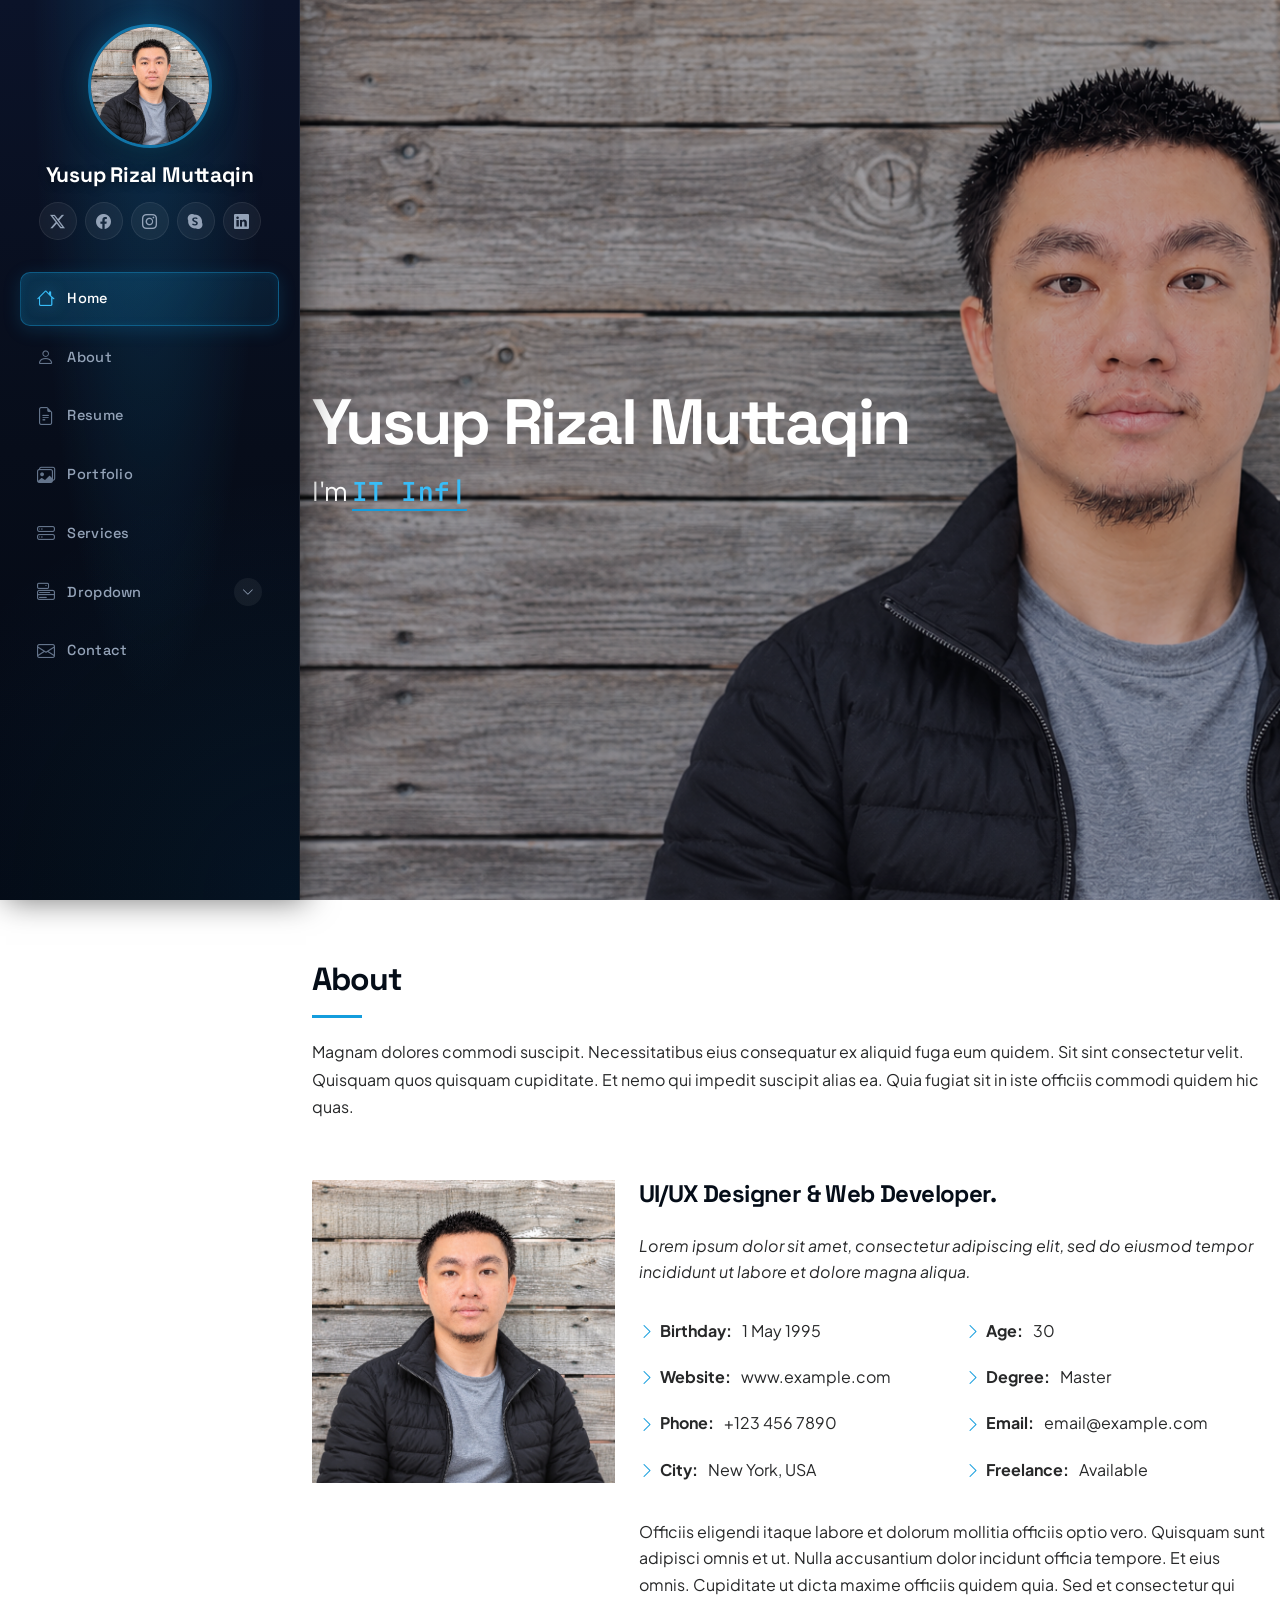
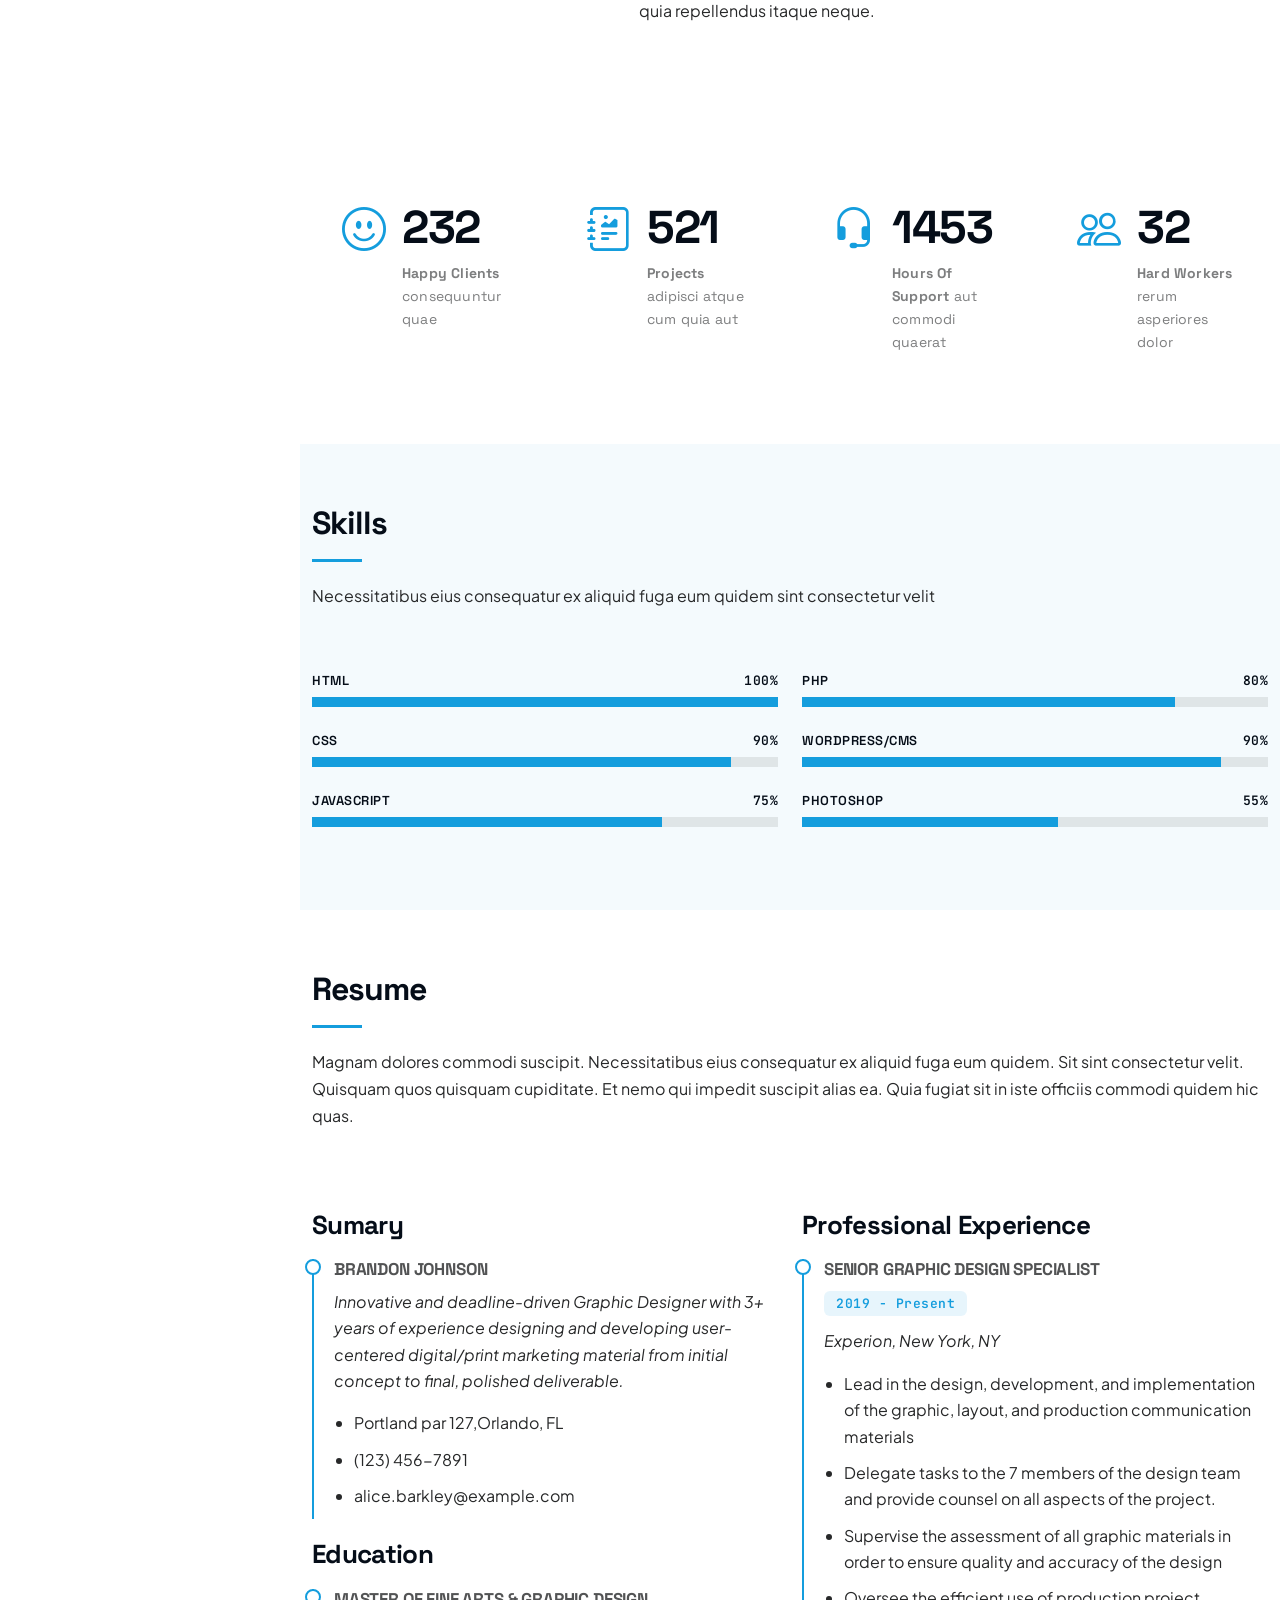
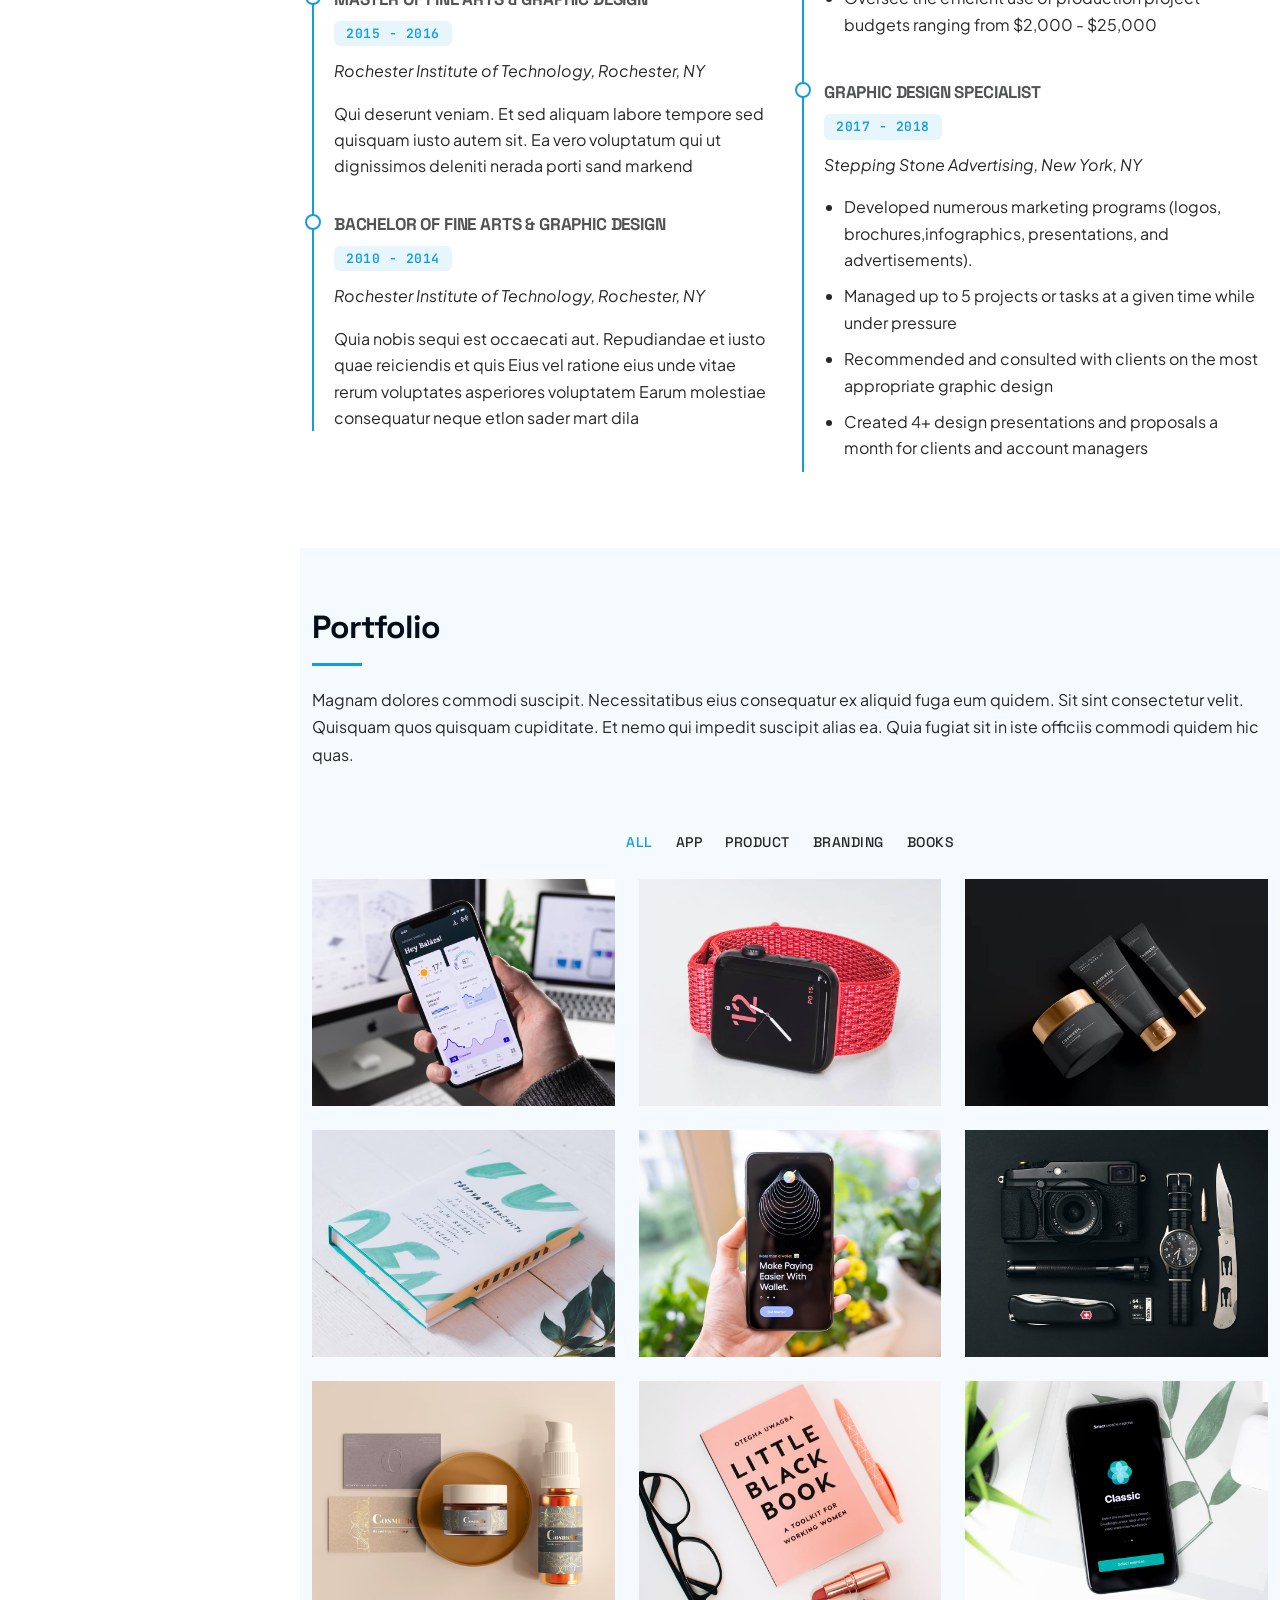
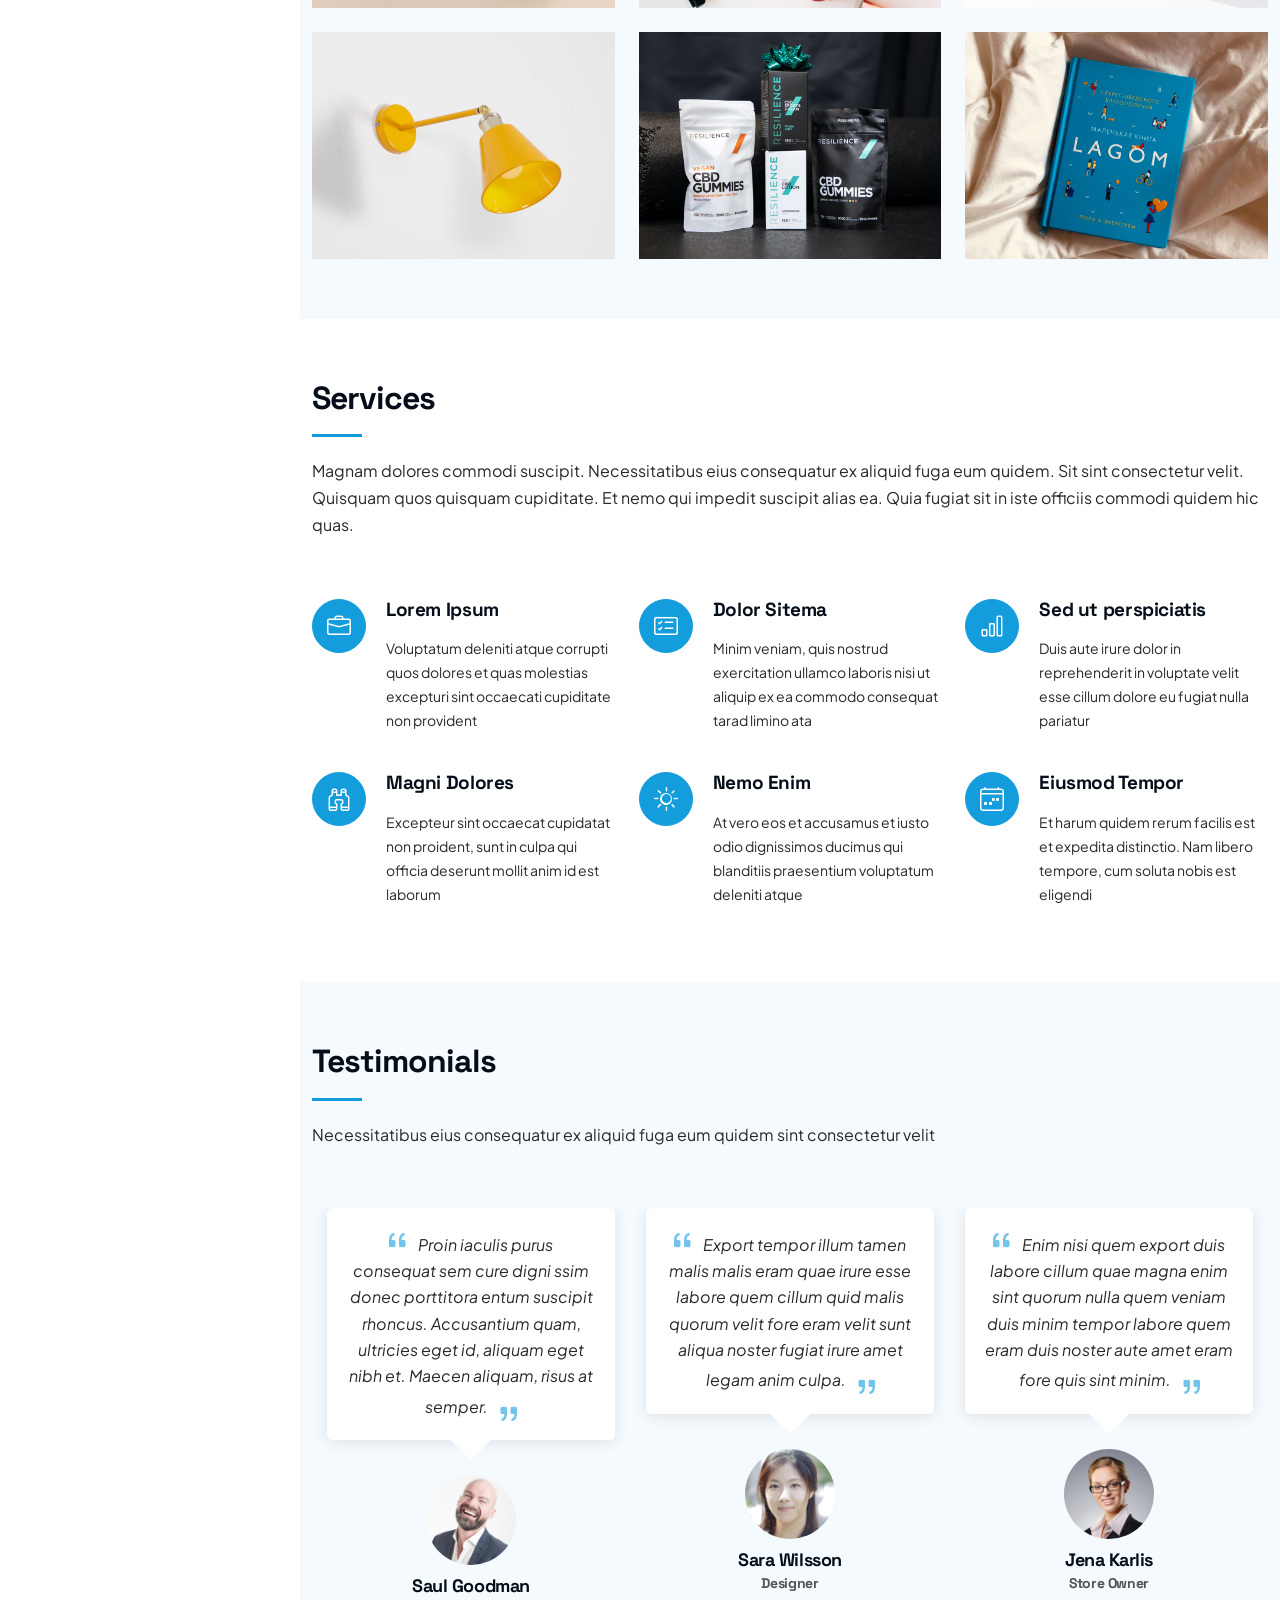
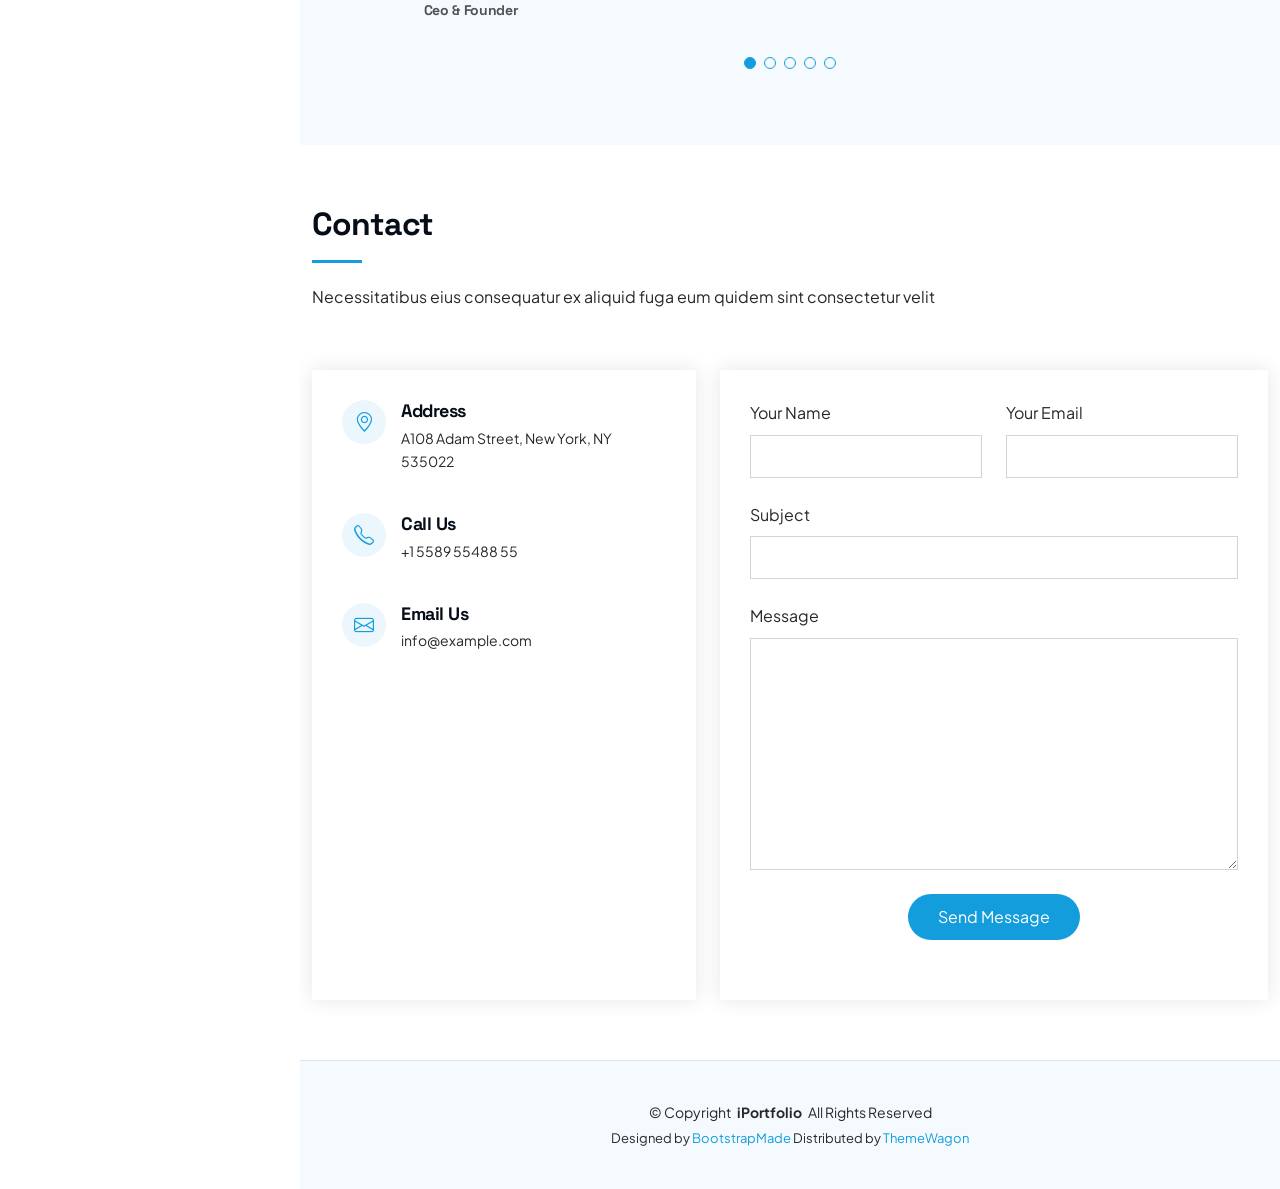
<file: index.html>
<!DOCTYPE html>
<html lang="en">

<head>
  <meta charset="utf-8">
  <meta content="width=device-width, initial-scale=1.0" name="viewport">
  <title>Index - iPortfolio Bootstrap Template</title>
  <meta content="" name="description">
  <meta content="" name="keywords">

  <!-- Favicons -->
  <link href="assets/img/favicon.png" rel="icon">
  <link href="assets/img/apple-touch-icon.png" rel="apple-touch-icon">

  <!-- Fonts -->
  <link href="https://fonts.googleapis.com" rel="preconnect">
  <link href="https://fonts.gstatic.com" rel="preconnect" crossorigin>
  <link
    href="https://fonts.googleapis.com/css2?family=JetBrains+Mono:wght@400;500;600;700&family=Plus+Jakarta+Sans:ital,wght@0,300;0,400;0,500;0,600;0,700;0,800;1,400;1,600&family=Space+Grotesk:wght@400;500;600;700&family=Syne:wght@500;600;700;800&family=Urbanist:wght@400;500;600;700;800&display=swap"
    rel="stylesheet">

  <!-- Vendor CSS Files -->
  <link href="assets/vendor/bootstrap/css/bootstrap.min.css" rel="stylesheet">
  <link href="assets/vendor/bootstrap-icons/bootstrap-icons.css" rel="stylesheet">
  <link href="assets/vendor/aos/aos.css" rel="stylesheet">
  <link href="assets/vendor/glightbox/css/glightbox.min.css" rel="stylesheet">
  <link href="assets/vendor/swiper/swiper-bundle.min.css" rel="stylesheet">

  <!-- Main CSS File -->
  <link href="assets/css/main.css" rel="stylesheet">

  <!-- =======================================================
  * Template Name: iPortfolio
  * Template URL: https://bootstrapmade.com/iportfolio-bootstrap-portfolio-websites-template/
  * Updated: Jun 29 2024 with Bootstrap v5.3.3
  * Author: BootstrapMade.com
  * License: https://bootstrapmade.com/license/
  ======================================================== -->
</head>

<body class="index-page">

  <header id="header" class="header dark-background d-flex flex-column">
    <i class="header-toggle d-xl-none bi bi-list"></i>

    <div class="profile-img">
      <img src="assets/img/my-profile-img.png" alt="" class="img-fluid rounded-circle">
    </div>

    <a href="index.html" class="logo d-flex align-items-center justify-content-center">
      <!-- Uncomment the line below if you also wish to use an image logo -->
      <!-- <img src="assets/img/logo.png" alt=""> -->
      <h1 class="sitename">Yusup Rizal Muttaqin</h1>
    </a>

    <div class="social-links text-center">
      <a href="#" class="twitter"><i class="bi bi-twitter-x"></i></a>
      <a href="#" class="facebook"><i class="bi bi-facebook"></i></a>
      <a href="#" class="instagram"><i class="bi bi-instagram"></i></a>
      <a href="#" class="google-plus"><i class="bi bi-skype"></i></a>
      <a href="#" class="linkedin"><i class="bi bi-linkedin"></i></a>
    </div>

    <nav id="navmenu" class="navmenu">
      <ul>
        <li><a href="#hero" class="active"><i class="bi bi-house navicon"></i>Home</a></li>
        <li><a href="#about"><i class="bi bi-person navicon"></i> About</a></li>
        <li><a href="#resume"><i class="bi bi-file-earmark-text navicon"></i> Resume</a></li>
        <li><a href="#portfolio"><i class="bi bi-images navicon"></i> Portfolio</a></li>
        <li><a href="#services"><i class="bi bi-hdd-stack navicon"></i> Services</a></li>
        <li class="dropdown"><a href="#"><i class="bi bi-menu-button navicon"></i> <span>Dropdown</span> <i
              class="bi bi-chevron-down toggle-dropdown"></i></a>
          <ul>
            <li><a href="#">Dropdown 1</a></li>
            <li class="dropdown"><a href="#"><span>Deep Dropdown</span> <i
                  class="bi bi-chevron-down toggle-dropdown"></i></a>
              <ul>
                <li><a href="#">Deep Dropdown 1</a></li>
                <li><a href="#">Deep Dropdown 2</a></li>
                <li><a href="#">Deep Dropdown 3</a></li>
                <li><a href="#">Deep Dropdown 4</a></li>
                <li><a href="#">Deep Dropdown 5</a></li>
              </ul>
            </li>
            <li><a href="#">Dropdown 2</a></li>
            <li><a href="#">Dropdown 3</a></li>
            <li><a href="#">Dropdown 4</a></li>
          </ul>
        </li>
        <li><a href="#contact"><i class="bi bi-envelope navicon"></i> Contact</a></li>
      </ul>
    </nav>

  </header>

  <main class="main">

    <!-- Hero Section -->
    <section id="hero" class="hero section dark-background">

      <img src="assets/img/hero-bg.png" alt="" data-aos="fade-in" class="">

      <div class="container" data-aos="fade-up" data-aos-delay="100">
        <h2>Yusup Rizal Muttaqin</h2>
        <p>I'm <span class="typed" data-typed-items="IT Infrastruktur, IT Suppor, Pabx Enginering, IT Networker">IT
            Infrastruktur</span><span class="typed-cursor typed-cursor--blink" aria-hidden="true"></span><span
            class="typed-cursor typed-cursor--blink" aria-hidden="true"></span></p>
      </div>

    </section><!-- /Hero Section -->

    <!-- About Section -->
    <section id="about" class="about section">

      <!-- Section Title -->
      <div class="container section-title" data-aos="fade-up">
        <h2>About</h2>
        <p>Magnam dolores commodi suscipit. Necessitatibus eius consequatur ex aliquid fuga eum quidem. Sit sint
          consectetur velit. Quisquam quos quisquam cupiditate. Et nemo qui impedit suscipit alias ea. Quia fugiat sit
          in iste officiis commodi quidem hic quas.</p>
      </div><!-- End Section Title -->

      <div class="container" data-aos="fade-up" data-aos-delay="100">

        <div class="row gy-4 justify-content-center">
          <div class="col-lg-4">
            <img src="assets/img/my-profile-img.png" class="img-fluid" alt="">
          </div>
          <div class="col-lg-8 content">
            <h2>UI/UX Designer &amp; Web Developer.</h2>
            <p class="fst-italic py-3">
              Lorem ipsum dolor sit amet, consectetur adipiscing elit, sed do eiusmod tempor incididunt ut labore et
              dolore
              magna aliqua.
            </p>
            <div class="row">
              <div class="col-lg-6">
                <ul>
                  <li><i class="bi bi-chevron-right"></i> <strong>Birthday:</strong> <span>1 May 1995</span></li>
                  <li><i class="bi bi-chevron-right"></i> <strong>Website:</strong> <span>www.example.com</span></li>
                  <li><i class="bi bi-chevron-right"></i> <strong>Phone:</strong> <span>+123 456 7890</span></li>
                  <li><i class="bi bi-chevron-right"></i> <strong>City:</strong> <span>New York, USA</span></li>
                </ul>
              </div>
              <div class="col-lg-6">
                <ul>
                  <li><i class="bi bi-chevron-right"></i> <strong>Age:</strong> <span>30</span></li>
                  <li><i class="bi bi-chevron-right"></i> <strong>Degree:</strong> <span>Master</span></li>
                  <li><i class="bi bi-chevron-right"></i> <strong>Email:</strong> <span>email@example.com</span></li>
                  <li><i class="bi bi-chevron-right"></i> <strong>Freelance:</strong> <span>Available</span></li>
                </ul>
              </div>
            </div>
            <p class="py-3">
              Officiis eligendi itaque labore et dolorum mollitia officiis optio vero. Quisquam sunt adipisci omnis et
              ut. Nulla accusantium dolor incidunt officia tempore. Et eius omnis.
              Cupiditate ut dicta maxime officiis quidem quia. Sed et consectetur qui quia repellendus itaque neque.
            </p>
          </div>
        </div>

      </div>

    </section><!-- /About Section -->

    <!-- Stats Section -->
    <section id="stats" class="stats section">

      <div class="container" data-aos="fade-up" data-aos-delay="100">

        <div class="row gy-4">

          <div class="col-lg-3 col-md-6">
            <div class="stats-item">
              <i class="bi bi-emoji-smile"></i>
              <span data-purecounter-start="0" data-purecounter-end="232" data-purecounter-duration="1"
                class="purecounter"></span>
              <p><strong>Happy Clients</strong> <span>consequuntur quae</span></p>
            </div>
          </div><!-- End Stats Item -->

          <div class="col-lg-3 col-md-6">
            <div class="stats-item">
              <i class="bi bi-journal-richtext"></i>
              <span data-purecounter-start="0" data-purecounter-end="521" data-purecounter-duration="1"
                class="purecounter"></span>
              <p><strong>Projects</strong> <span>adipisci atque cum quia aut</span></p>
            </div>
          </div><!-- End Stats Item -->

          <div class="col-lg-3 col-md-6">
            <div class="stats-item">
              <i class="bi bi-headset"></i>
              <span data-purecounter-start="0" data-purecounter-end="1453" data-purecounter-duration="1"
                class="purecounter"></span>
              <p><strong>Hours Of Support</strong> <span>aut commodi quaerat</span></p>
            </div>
          </div><!-- End Stats Item -->

          <div class="col-lg-3 col-md-6">
            <div class="stats-item">
              <i class="bi bi-people"></i>
              <span data-purecounter-start="0" data-purecounter-end="32" data-purecounter-duration="1"
                class="purecounter"></span>
              <p><strong>Hard Workers</strong> <span>rerum asperiores dolor</span></p>
            </div>
          </div><!-- End Stats Item -->

        </div>

      </div>

    </section><!-- /Stats Section -->

    <!-- Skills Section -->
    <section id="skills" class="skills section light-background">

      <!-- Section Title -->
      <div class="container section-title" data-aos="fade-up">
        <h2>Skills</h2>
        <p>Necessitatibus eius consequatur ex aliquid fuga eum quidem sint consectetur velit</p>
      </div><!-- End Section Title -->

      <div class="container" data-aos="fade-up" data-aos-delay="100">

        <div class="row skills-content skills-animation">

          <div class="col-lg-6">

            <div class="progress">
              <span class="skill"><span>HTML</span> <i class="val">100%</i></span>
              <div class="progress-bar-wrap">
                <div class="progress-bar" role="progressbar" aria-valuenow="100" aria-valuemin="0" aria-valuemax="100">
                </div>
              </div>
            </div><!-- End Skills Item -->

            <div class="progress">
              <span class="skill"><span>CSS</span> <i class="val">90%</i></span>
              <div class="progress-bar-wrap">
                <div class="progress-bar" role="progressbar" aria-valuenow="90" aria-valuemin="0" aria-valuemax="100">
                </div>
              </div>
            </div><!-- End Skills Item -->

            <div class="progress">
              <span class="skill"><span>JavaScript</span> <i class="val">75%</i></span>
              <div class="progress-bar-wrap">
                <div class="progress-bar" role="progressbar" aria-valuenow="75" aria-valuemin="0" aria-valuemax="100">
                </div>
              </div>
            </div><!-- End Skills Item -->

          </div>

          <div class="col-lg-6">

            <div class="progress">
              <span class="skill"><span>PHP</span> <i class="val">80%</i></span>
              <div class="progress-bar-wrap">
                <div class="progress-bar" role="progressbar" aria-valuenow="80" aria-valuemin="0" aria-valuemax="100">
                </div>
              </div>
            </div><!-- End Skills Item -->

            <div class="progress">
              <span class="skill"><span>WordPress/CMS</span> <i class="val">90%</i></span>
              <div class="progress-bar-wrap">
                <div class="progress-bar" role="progressbar" aria-valuenow="90" aria-valuemin="0" aria-valuemax="100">
                </div>
              </div>
            </div><!-- End Skills Item -->

            <div class="progress">
              <span class="skill"><span>Photoshop</span> <i class="val">55%</i></span>
              <div class="progress-bar-wrap">
                <div class="progress-bar" role="progressbar" aria-valuenow="55" aria-valuemin="0" aria-valuemax="100">
                </div>
              </div>
            </div><!-- End Skills Item -->

          </div>

        </div>

      </div>

    </section><!-- /Skills Section -->

    <!-- Resume Section -->
    <section id="resume" class="resume section">

      <!-- Section Title -->
      <div class="container section-title" data-aos="fade-up">
        <h2>Resume</h2>
        <p>Magnam dolores commodi suscipit. Necessitatibus eius consequatur ex aliquid fuga eum quidem. Sit sint
          consectetur velit. Quisquam quos quisquam cupiditate. Et nemo qui impedit suscipit alias ea. Quia fugiat sit
          in iste officiis commodi quidem hic quas.</p>
      </div><!-- End Section Title -->

      <div class="container">

        <div class="row">

          <div class="col-lg-6" data-aos="fade-up" data-aos-delay="100">
            <h3 class="resume-title">Sumary</h3>

            <div class="resume-item pb-0">
              <h4>Brandon Johnson</h4>
              <p><em>Innovative and deadline-driven Graphic Designer with 3+ years of experience designing and
                  developing user-centered digital/print marketing material from initial concept to final, polished
                  deliverable.</em></p>
              <ul>
                <li>Portland par 127,Orlando, FL</li>
                <li>(123) 456-7891</li>
                <li>alice.barkley@example.com</li>
              </ul>
            </div><!-- Edn Resume Item -->

            <h3 class="resume-title">Education</h3>
            <div class="resume-item">
              <h4>Master of Fine Arts &amp; Graphic Design</h4>
              <h5>2015 - 2016</h5>
              <p><em>Rochester Institute of Technology, Rochester, NY</em></p>
              <p>Qui deserunt veniam. Et sed aliquam labore tempore sed quisquam iusto autem sit. Ea vero voluptatum qui
                ut dignissimos deleniti nerada porti sand markend</p>
            </div><!-- Edn Resume Item -->

            <div class="resume-item">
              <h4>Bachelor of Fine Arts &amp; Graphic Design</h4>
              <h5>2010 - 2014</h5>
              <p><em>Rochester Institute of Technology, Rochester, NY</em></p>
              <p>Quia nobis sequi est occaecati aut. Repudiandae et iusto quae reiciendis et quis Eius vel ratione eius
                unde vitae rerum voluptates asperiores voluptatem Earum molestiae consequatur neque etlon sader mart
                dila</p>
            </div><!-- Edn Resume Item -->

          </div>

          <div class="col-lg-6" data-aos="fade-up" data-aos-delay="200">
            <h3 class="resume-title">Professional Experience</h3>
            <div class="resume-item">
              <h4>Senior graphic design specialist</h4>
              <h5>2019 - Present</h5>
              <p><em>Experion, New York, NY </em></p>
              <ul>
                <li>Lead in the design, development, and implementation of the graphic, layout, and production
                  communication materials</li>
                <li>Delegate tasks to the 7 members of the design team and provide counsel on all aspects of the
                  project. </li>
                <li>Supervise the assessment of all graphic materials in order to ensure quality and accuracy of the
                  design</li>
                <li>Oversee the efficient use of production project budgets ranging from $2,000 - $25,000</li>
              </ul>
            </div><!-- Edn Resume Item -->

            <div class="resume-item">
              <h4>Graphic design specialist</h4>
              <h5>2017 - 2018</h5>
              <p><em>Stepping Stone Advertising, New York, NY</em></p>
              <ul>
                <li>Developed numerous marketing programs (logos, brochures,infographics, presentations, and
                  advertisements).</li>
                <li>Managed up to 5 projects or tasks at a given time while under pressure</li>
                <li>Recommended and consulted with clients on the most appropriate graphic design</li>
                <li>Created 4+ design presentations and proposals a month for clients and account managers</li>
              </ul>
            </div><!-- Edn Resume Item -->

          </div>

        </div>

      </div>

    </section><!-- /Resume Section -->

    <!-- Portfolio Section -->
    <section id="portfolio" class="portfolio section light-background">

      <!-- Section Title -->
      <div class="container section-title" data-aos="fade-up">
        <h2>Portfolio</h2>
        <p>Magnam dolores commodi suscipit. Necessitatibus eius consequatur ex aliquid fuga eum quidem. Sit sint
          consectetur velit. Quisquam quos quisquam cupiditate. Et nemo qui impedit suscipit alias ea. Quia fugiat sit
          in iste officiis commodi quidem hic quas.</p>
      </div><!-- End Section Title -->

      <div class="container">

        <div class="isotope-layout" data-default-filter="*" data-layout="masonry" data-sort="original-order">

          <ul class="portfolio-filters isotope-filters" data-aos="fade-up" data-aos-delay="100">
            <li data-filter="*" class="filter-active">All</li>
            <li data-filter=".filter-app">App</li>
            <li data-filter=".filter-product">Product</li>
            <li data-filter=".filter-branding">Branding</li>
            <li data-filter=".filter-books">Books</li>
          </ul><!-- End Portfolio Filters -->

          <div class="row gy-4 isotope-container" data-aos="fade-up" data-aos-delay="200">

            <div class="col-lg-4 col-md-6 portfolio-item isotope-item filter-app">
              <div class="portfolio-content h-100">
                <img src="assets/img/portfolio/app-1.jpg" class="img-fluid" alt="">
                <div class="portfolio-info">
                  <h4>App 1</h4>
                  <p>Lorem ipsum, dolor sit amet consectetur</p>
                  <a href="assets/img/portfolio/app-1.jpg" title="App 1" data-gallery="portfolio-gallery-app"
                    class="glightbox preview-link"><i class="bi bi-zoom-in"></i></a>
                  <a href="portfolio-details.html" title="More Details" class="details-link"><i
                      class="bi bi-link-45deg"></i></a>
                </div>
              </div>
            </div><!-- End Portfolio Item -->

            <div class="col-lg-4 col-md-6 portfolio-item isotope-item filter-product">
              <div class="portfolio-content h-100">
                <img src="assets/img/portfolio/product-1.jpg" class="img-fluid" alt="">
                <div class="portfolio-info">
                  <h4>Product 1</h4>
                  <p>Lorem ipsum, dolor sit amet consectetur</p>
                  <a href="assets/img/portfolio/product-1.jpg" title="Product 1"
                    data-gallery="portfolio-gallery-product" class="glightbox preview-link"><i
                      class="bi bi-zoom-in"></i></a>
                  <a href="portfolio-details.html" title="More Details" class="details-link"><i
                      class="bi bi-link-45deg"></i></a>
                </div>
              </div>
            </div><!-- End Portfolio Item -->

            <div class="col-lg-4 col-md-6 portfolio-item isotope-item filter-branding">
              <div class="portfolio-content h-100">
                <img src="assets/img/portfolio/branding-1.jpg" class="img-fluid" alt="">
                <div class="portfolio-info">
                  <h4>Branding 1</h4>
                  <p>Lorem ipsum, dolor sit amet consectetur</p>
                  <a href="assets/img/portfolio/branding-1.jpg" title="Branding 1"
                    data-gallery="portfolio-gallery-branding" class="glightbox preview-link"><i
                      class="bi bi-zoom-in"></i></a>
                  <a href="portfolio-details.html" title="More Details" class="details-link"><i
                      class="bi bi-link-45deg"></i></a>
                </div>
              </div>
            </div><!-- End Portfolio Item -->

            <div class="col-lg-4 col-md-6 portfolio-item isotope-item filter-books">
              <div class="portfolio-content h-100">
                <img src="assets/img/portfolio/books-1.jpg" class="img-fluid" alt="">
                <div class="portfolio-info">
                  <h4>Books 1</h4>
                  <p>Lorem ipsum, dolor sit amet consectetur</p>
                  <a href="assets/img/portfolio/books-1.jpg" title="Branding 1" data-gallery="portfolio-gallery-book"
                    class="glightbox preview-link"><i class="bi bi-zoom-in"></i></a>
                  <a href="portfolio-details.html" title="More Details" class="details-link"><i
                      class="bi bi-link-45deg"></i></a>
                </div>
              </div>
            </div><!-- End Portfolio Item -->

            <div class="col-lg-4 col-md-6 portfolio-item isotope-item filter-app">
              <div class="portfolio-content h-100">
                <img src="assets/img/portfolio/app-2.jpg" class="img-fluid" alt="">
                <div class="portfolio-info">
                  <h4>App 2</h4>
                  <p>Lorem ipsum, dolor sit amet consectetur</p>
                  <a href="assets/img/portfolio/app-2.jpg" title="App 2" data-gallery="portfolio-gallery-app"
                    class="glightbox preview-link"><i class="bi bi-zoom-in"></i></a>
                  <a href="portfolio-details.html" title="More Details" class="details-link"><i
                      class="bi bi-link-45deg"></i></a>
                </div>
              </div>
            </div><!-- End Portfolio Item -->

            <div class="col-lg-4 col-md-6 portfolio-item isotope-item filter-product">
              <div class="portfolio-content h-100">
                <img src="assets/img/portfolio/product-2.jpg" class="img-fluid" alt="">
                <div class="portfolio-info">
                  <h4>Product 2</h4>
                  <p>Lorem ipsum, dolor sit amet consectetur</p>
                  <a href="assets/img/portfolio/product-2.jpg" title="Product 2"
                    data-gallery="portfolio-gallery-product" class="glightbox preview-link"><i
                      class="bi bi-zoom-in"></i></a>
                  <a href="portfolio-details.html" title="More Details" class="details-link"><i
                      class="bi bi-link-45deg"></i></a>
                </div>
              </div>
            </div><!-- End Portfolio Item -->

            <div class="col-lg-4 col-md-6 portfolio-item isotope-item filter-branding">
              <div class="portfolio-content h-100">
                <img src="assets/img/portfolio/branding-2.jpg" class="img-fluid" alt="">
                <div class="portfolio-info">
                  <h4>Branding 2</h4>
                  <p>Lorem ipsum, dolor sit amet consectetur</p>
                  <a href="assets/img/portfolio/branding-2.jpg" title="Branding 2"
                    data-gallery="portfolio-gallery-branding" class="glightbox preview-link"><i
                      class="bi bi-zoom-in"></i></a>
                  <a href="portfolio-details.html" title="More Details" class="details-link"><i
                      class="bi bi-link-45deg"></i></a>
                </div>
              </div>
            </div><!-- End Portfolio Item -->

            <div class="col-lg-4 col-md-6 portfolio-item isotope-item filter-books">
              <div class="portfolio-content h-100">
                <img src="assets/img/portfolio/books-2.jpg" class="img-fluid" alt="">
                <div class="portfolio-info">
                  <h4>Books 2</h4>
                  <p>Lorem ipsum, dolor sit amet consectetur</p>
                  <a href="assets/img/portfolio/books-2.jpg" title="Branding 2" data-gallery="portfolio-gallery-book"
                    class="glightbox preview-link"><i class="bi bi-zoom-in"></i></a>
                  <a href="portfolio-details.html" title="More Details" class="details-link"><i
                      class="bi bi-link-45deg"></i></a>
                </div>
              </div>
            </div><!-- End Portfolio Item -->

            <div class="col-lg-4 col-md-6 portfolio-item isotope-item filter-app">
              <div class="portfolio-content h-100">
                <img src="assets/img/portfolio/app-3.jpg" class="img-fluid" alt="">
                <div class="portfolio-info">
                  <h4>App 3</h4>
                  <p>Lorem ipsum, dolor sit amet consectetur</p>
                  <a href="assets/img/portfolio/app-3.jpg" title="App 3" data-gallery="portfolio-gallery-app"
                    class="glightbox preview-link"><i class="bi bi-zoom-in"></i></a>
                  <a href="portfolio-details.html" title="More Details" class="details-link"><i
                      class="bi bi-link-45deg"></i></a>
                </div>
              </div>
            </div><!-- End Portfolio Item -->

            <div class="col-lg-4 col-md-6 portfolio-item isotope-item filter-product">
              <div class="portfolio-content h-100">
                <img src="assets/img/portfolio/product-3.jpg" class="img-fluid" alt="">
                <div class="portfolio-info">
                  <h4>Product 3</h4>
                  <p>Lorem ipsum, dolor sit amet consectetur</p>
                  <a href="assets/img/portfolio/product-3.jpg" title="Product 3"
                    data-gallery="portfolio-gallery-product" class="glightbox preview-link"><i
                      class="bi bi-zoom-in"></i></a>
                  <a href="portfolio-details.html" title="More Details" class="details-link"><i
                      class="bi bi-link-45deg"></i></a>
                </div>
              </div>
            </div><!-- End Portfolio Item -->

            <div class="col-lg-4 col-md-6 portfolio-item isotope-item filter-branding">
              <div class="portfolio-content h-100">
                <img src="assets/img/portfolio/branding-3.jpg" class="img-fluid" alt="">
                <div class="portfolio-info">
                  <h4>Branding 3</h4>
                  <p>Lorem ipsum, dolor sit amet consectetur</p>
                  <a href="assets/img/portfolio/branding-3.jpg" title="Branding 2"
                    data-gallery="portfolio-gallery-branding" class="glightbox preview-link"><i
                      class="bi bi-zoom-in"></i></a>
                  <a href="portfolio-details.html" title="More Details" class="details-link"><i
                      class="bi bi-link-45deg"></i></a>
                </div>
              </div>
            </div><!-- End Portfolio Item -->

            <div class="col-lg-4 col-md-6 portfolio-item isotope-item filter-books">
              <div class="portfolio-content h-100">
                <img src="assets/img/portfolio/books-3.jpg" class="img-fluid" alt="">
                <div class="portfolio-info">
                  <h4>Books 3</h4>
                  <p>Lorem ipsum, dolor sit amet consectetur</p>
                  <a href="assets/img/portfolio/books-3.jpg" title="Branding 3" data-gallery="portfolio-gallery-book"
                    class="glightbox preview-link"><i class="bi bi-zoom-in"></i></a>
                  <a href="portfolio-details.html" title="More Details" class="details-link"><i
                      class="bi bi-link-45deg"></i></a>
                </div>
              </div>
            </div><!-- End Portfolio Item -->

          </div><!-- End Portfolio Container -->

        </div>

      </div>

    </section><!-- /Portfolio Section -->

    <!-- Services Section -->
    <section id="services" class="services section">

      <!-- Section Title -->
      <div class="container section-title" data-aos="fade-up">
        <h2>Services</h2>
        <p>Magnam dolores commodi suscipit. Necessitatibus eius consequatur ex aliquid fuga eum quidem. Sit sint
          consectetur velit. Quisquam quos quisquam cupiditate. Et nemo qui impedit suscipit alias ea. Quia fugiat sit
          in iste officiis commodi quidem hic quas.</p>
      </div><!-- End Section Title -->

      <div class="container">

        <div class="row gy-4">

          <div class="col-lg-4 col-md-6 service-item d-flex" data-aos="fade-up" data-aos-delay="100">
            <div class="icon flex-shrink-0"><i class="bi bi-briefcase"></i></div>
            <div>
              <h4 class="title"><a href="service-details.html" class="stretched-link">Lorem Ipsum</a></h4>
              <p class="description">Voluptatum deleniti atque corrupti quos dolores et quas molestias excepturi sint
                occaecati cupiditate non provident</p>
            </div>
          </div>
          <!-- End Service Item -->

          <div class="col-lg-4 col-md-6 service-item d-flex" data-aos="fade-up" data-aos-delay="200">
            <div class="icon flex-shrink-0"><i class="bi bi-card-checklist"></i></div>
            <div>
              <h4 class="title"><a href="service-details.html" class="stretched-link">Dolor Sitema</a></h4>
              <p class="description">Minim veniam, quis nostrud exercitation ullamco laboris nisi ut aliquip ex ea
                commodo consequat tarad limino ata</p>
            </div>
          </div><!-- End Service Item -->

          <div class="col-lg-4 col-md-6 service-item d-flex" data-aos="fade-up" data-aos-delay="300">
            <div class="icon flex-shrink-0"><i class="bi bi-bar-chart"></i></div>
            <div>
              <h4 class="title"><a href="service-details.html" class="stretched-link">Sed ut perspiciatis</a></h4>
              <p class="description">Duis aute irure dolor in reprehenderit in voluptate velit esse cillum dolore eu
                fugiat nulla pariatur</p>
            </div>
          </div><!-- End Service Item -->

          <div class="col-lg-4 col-md-6 service-item d-flex" data-aos="fade-up" data-aos-delay="400">
            <div class="icon flex-shrink-0"><i class="bi bi-binoculars"></i></div>
            <div>
              <h4 class="title"><a href="service-details.html" class="stretched-link">Magni Dolores</a></h4>
              <p class="description">Excepteur sint occaecat cupidatat non proident, sunt in culpa qui officia deserunt
                mollit anim id est laborum</p>
            </div>
          </div><!-- End Service Item -->

          <div class="col-lg-4 col-md-6 service-item d-flex" data-aos="fade-up" data-aos-delay="500">
            <div class="icon flex-shrink-0"><i class="bi bi-brightness-high"></i></div>
            <div>
              <h4 class="title"><a href="service-details.html" class="stretched-link">Nemo Enim</a></h4>
              <p class="description">At vero eos et accusamus et iusto odio dignissimos ducimus qui blanditiis
                praesentium voluptatum deleniti atque</p>
            </div>
          </div><!-- End Service Item -->

          <div class="col-lg-4 col-md-6 service-item d-flex" data-aos="fade-up" data-aos-delay="600">
            <div class="icon flex-shrink-0"><i class="bi bi-calendar4-week"></i></div>
            <div>
              <h4 class="title"><a href="service-details.html" class="stretched-link">Eiusmod Tempor</a></h4>
              <p class="description">Et harum quidem rerum facilis est et expedita distinctio. Nam libero tempore, cum
                soluta nobis est eligendi</p>
            </div>
          </div><!-- End Service Item -->

        </div>

      </div>

    </section><!-- /Services Section -->

    <!-- Testimonials Section -->
    <section id="testimonials" class="testimonials section light-background">

      <!-- Section Title -->
      <div class="container section-title" data-aos="fade-up">
        <h2>Testimonials</h2>
        <p>Necessitatibus eius consequatur ex aliquid fuga eum quidem sint consectetur velit</p>
      </div><!-- End Section Title -->

      <div class="container" data-aos="fade-up" data-aos-delay="100">

        <div class="swiper init-swiper">
          <script type="application/json" class="swiper-config">
            {
              "loop": true,
              "speed": 600,
              "autoplay": {
                "delay": 5000
              },
              "slidesPerView": "auto",
              "pagination": {
                "el": ".swiper-pagination",
                "type": "bullets",
                "clickable": true
              },
              "breakpoints": {
                "320": {
                  "slidesPerView": 1,
                  "spaceBetween": 40
                },
                "1200": {
                  "slidesPerView": 3,
                  "spaceBetween": 1
                }
              }
            }
          </script>
          <div class="swiper-wrapper">

            <div class="swiper-slide">
              <div class="testimonial-item">
                <p>
                  <i class="bi bi-quote quote-icon-left"></i>
                  <span>Proin iaculis purus consequat sem cure digni ssim donec porttitora entum suscipit rhoncus.
                    Accusantium quam, ultricies eget id, aliquam eget nibh et. Maecen aliquam, risus at semper.</span>
                  <i class="bi bi-quote quote-icon-right"></i>
                </p>
                <img src="assets/img/testimonials/testimonials-1.jpg" class="testimonial-img" alt="">
                <h3>Saul Goodman</h3>
                <h4>Ceo &amp; Founder</h4>
              </div>
            </div><!-- End testimonial item -->

            <div class="swiper-slide">
              <div class="testimonial-item">
                <p>
                  <i class="bi bi-quote quote-icon-left"></i>
                  <span>Export tempor illum tamen malis malis eram quae irure esse labore quem cillum quid malis quorum
                    velit fore eram velit sunt aliqua noster fugiat irure amet legam anim culpa.</span>
                  <i class="bi bi-quote quote-icon-right"></i>
                </p>
                <img src="assets/img/testimonials/testimonials-2.jpg" class="testimonial-img" alt="">
                <h3>Sara Wilsson</h3>
                <h4>Designer</h4>
              </div>
            </div><!-- End testimonial item -->

            <div class="swiper-slide">
              <div class="testimonial-item">
                <p>
                  <i class="bi bi-quote quote-icon-left"></i>
                  <span>Enim nisi quem export duis labore cillum quae magna enim sint quorum nulla quem veniam duis
                    minim tempor labore quem eram duis noster aute amet eram fore quis sint minim.</span>
                  <i class="bi bi-quote quote-icon-right"></i>
                </p>
                <img src="assets/img/testimonials/testimonials-3.jpg" class="testimonial-img" alt="">
                <h3>Jena Karlis</h3>
                <h4>Store Owner</h4>
              </div>
            </div><!-- End testimonial item -->

            <div class="swiper-slide">
              <div class="testimonial-item">
                <p>
                  <i class="bi bi-quote quote-icon-left"></i>
                  <span>Fugiat enim eram quae cillum dolore dolor amet nulla culpa multos export minim fugiat dolor enim
                    duis veniam ipsum anim magna sunt elit fore quem dolore labore illum veniam.</span>
                  <i class="bi bi-quote quote-icon-right"></i>
                </p>
                <img src="assets/img/testimonials/testimonials-4.jpg" class="testimonial-img" alt="">
                <h3>Matt Brandon</h3>
                <h4>Freelancer</h4>
              </div>
            </div><!-- End testimonial item -->

            <div class="swiper-slide">
              <div class="testimonial-item">
                <p>
                  <i class="bi bi-quote quote-icon-left"></i>
                  <span>Quis quorum aliqua sint quem legam fore sunt eram irure aliqua veniam tempor noster veniam sunt
                    culpa nulla illum cillum fugiat legam esse veniam culpa fore nisi cillum quid.</span>
                  <i class="bi bi-quote quote-icon-right"></i>
                </p>
                <img src="assets/img/testimonials/testimonials-5.jpg" class="testimonial-img" alt="">
                <h3>John Larson</h3>
                <h4>Entrepreneur</h4>
              </div>
            </div><!-- End testimonial item -->

          </div>
          <div class="swiper-pagination"></div>
        </div>

      </div>

    </section><!-- /Testimonials Section -->

    <!-- Contact Section -->
    <section id="contact" class="contact section">

      <!-- Section Title -->
      <div class="container section-title" data-aos="fade-up">
        <h2>Contact</h2>
        <p>Necessitatibus eius consequatur ex aliquid fuga eum quidem sint consectetur velit</p>
      </div><!-- End Section Title -->

      <div class="container" data-aos="fade-up" data-aos-delay="100">

        <div class="row gy-4">

          <div class="col-lg-5">

            <div class="info-wrap">
              <div class="info-item d-flex" data-aos="fade-up" data-aos-delay="200">
                <i class="bi bi-geo-alt flex-shrink-0"></i>
                <div>
                  <h3>Address</h3>
                  <p>A108 Adam Street, New York, NY 535022</p>
                </div>
              </div><!-- End Info Item -->

              <div class="info-item d-flex" data-aos="fade-up" data-aos-delay="300">
                <i class="bi bi-telephone flex-shrink-0"></i>
                <div>
                  <h3>Call Us</h3>
                  <p>+1 5589 55488 55</p>
                </div>
              </div><!-- End Info Item -->

              <div class="info-item d-flex" data-aos="fade-up" data-aos-delay="400">
                <i class="bi bi-envelope flex-shrink-0"></i>
                <div>
                  <h3>Email Us</h3>
                  <p>info@example.com</p>
                </div>
              </div><!-- End Info Item -->

              <iframe
                src="https://www.google.com/maps/embed?pb=!1m14!1m8!1m3!1d48389.78314118045!2d-74.006138!3d40.710059!3m2!1i1024!2i768!4f13.1!3m3!1m2!1s0x89c25a22a3bda30d%3A0xb89d1fe6bc499443!2sDowntown%20Conference%20Center!5e0!3m2!1sen!2sus!4v1676961268712!5m2!1sen!2sus"
                frameborder="0" style="border:0; width: 100%; height: 270px;" allowfullscreen="" loading="lazy"
                referrerpolicy="no-referrer-when-downgrade"></iframe>
            </div>
          </div>

          <div class="col-lg-7">
            <form action="forms/contact.php" method="post" class="php-email-form" data-aos="fade-up"
              data-aos-delay="200">
              <div class="row gy-4">

                <div class="col-md-6">
                  <label for="name-field" class="pb-2">Your Name</label>
                  <input type="text" name="name" id="name-field" class="form-control" required="">
                </div>

                <div class="col-md-6">
                  <label for="email-field" class="pb-2">Your Email</label>
                  <input type="email" class="form-control" name="email" id="email-field" required="">
                </div>

                <div class="col-md-12">
                  <label for="subject-field" class="pb-2">Subject</label>
                  <input type="text" class="form-control" name="subject" id="subject-field" required="">
                </div>

                <div class="col-md-12">
                  <label for="message-field" class="pb-2">Message</label>
                  <textarea class="form-control" name="message" rows="10" id="message-field" required=""></textarea>
                </div>

                <div class="col-md-12 text-center">
                  <div class="loading">Loading</div>
                  <div class="error-message"></div>
                  <div class="sent-message">Your message has been sent. Thank you!</div>

                  <button type="submit">Send Message</button>
                </div>

              </div>
            </form>
          </div><!-- End Contact Form -->

        </div>

      </div>

    </section><!-- /Contact Section -->

  </main>

  <footer id="footer" class="footer position-relative light-background">

    <div class="container">
      <div class="copyright text-center ">
        <p>© <span>Copyright</span> <strong class="px-1 sitename">iPortfolio</strong> <span>All Rights Reserved</span>
        </p>
      </div>
      <div class="credits">
        <!-- All the links in the footer should remain intact. -->
        <!-- You can delete the links only if you've purchased the pro version. -->
        <!-- Licensing information: https://bootstrapmade.com/license/ -->
        <!-- Purchase the pro version with working PHP/AJAX contact form: [buy-url] -->
        Designed by <a href="https://bootstrapmade.com/">BootstrapMade</a> Distributed by <a
          href="https://themewagon.com">ThemeWagon</a>
      </div>
    </div>

  </footer>

  <!-- Scroll Top -->
  <a href="#" id="scroll-top" class="scroll-top d-flex align-items-center justify-content-center"><i
      class="bi bi-arrow-up-short"></i></a>

  <!-- Preloader -->
  <div id="preloader"></div>

  <!-- Vendor JS Files -->
  <script src="assets/vendor/bootstrap/js/bootstrap.bundle.min.js"></script>
  <script src="assets/vendor/php-email-form/validate.js"></script>
  <script src="assets/vendor/aos/aos.js"></script>
  <script src="assets/vendor/typed.js/typed.umd.js"></script>
  <script src="assets/vendor/purecounter/purecounter_vanilla.js"></script>
  <script src="assets/vendor/waypoints/noframework.waypoints.js"></script>
  <script src="assets/vendor/glightbox/js/glightbox.min.js"></script>
  <script src="assets/vendor/imagesloaded/imagesloaded.pkgd.min.js"></script>
  <script src="assets/vendor/isotope-layout/isotope.pkgd.min.js"></script>
  <script src="assets/vendor/swiper/swiper-bundle.min.js"></script>

  <!-- Main JS File -->
  <script src="assets/js/main.js"></script>

</body>

</html>
</file>
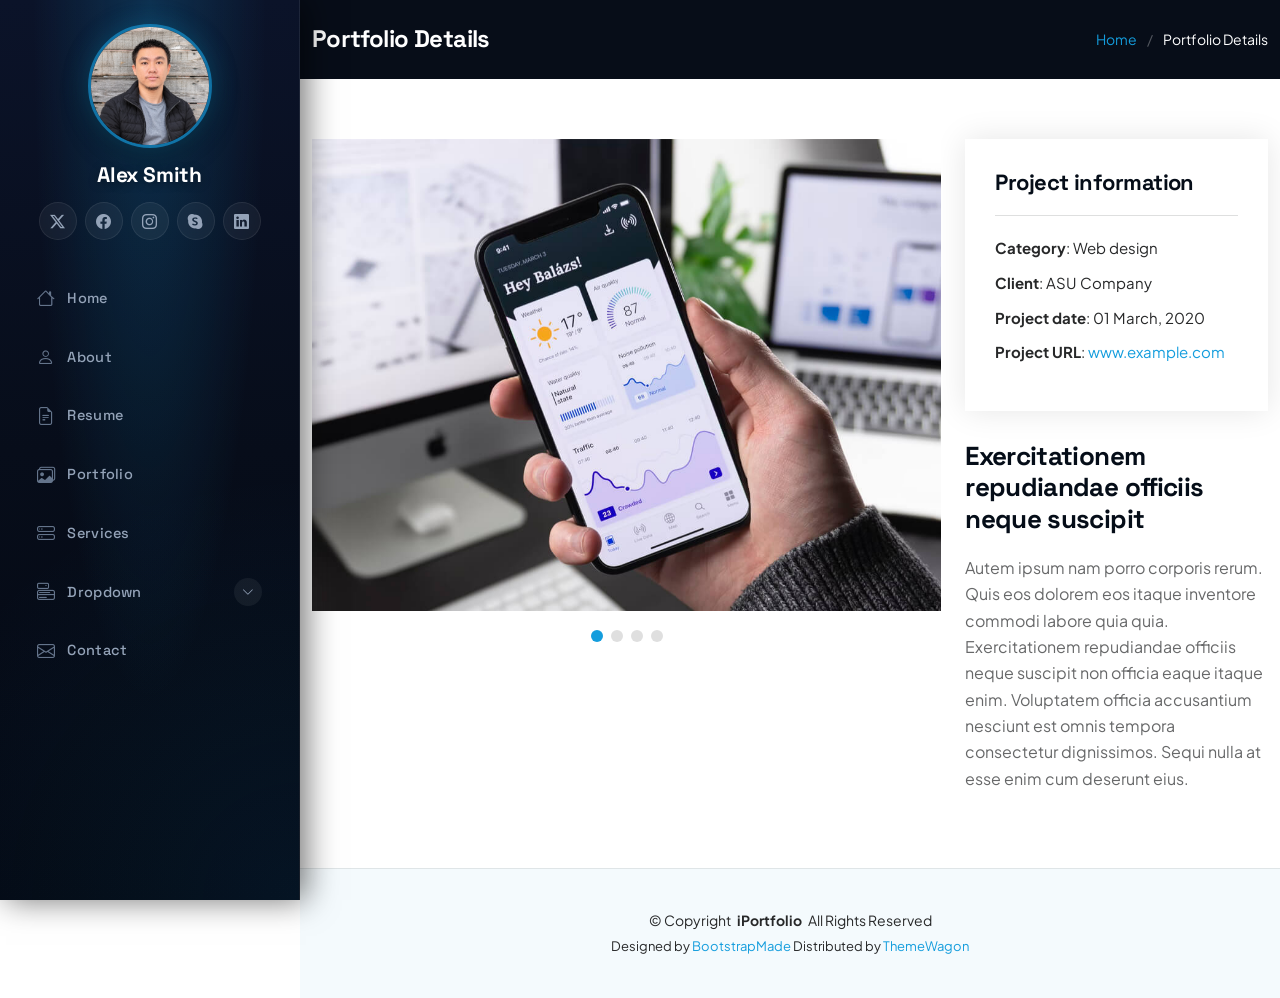
<file: portfolio-details.html>
<!DOCTYPE html>
<html lang="en">

<head>
  <meta charset="utf-8">
  <meta content="width=device-width, initial-scale=1.0" name="viewport">
  <title>Portfolio Details - iPortfolio Bootstrap Template</title>
  <meta content="" name="description">
  <meta content="" name="keywords">

  <!-- Favicons -->
  <link href="assets/img/favicon.png" rel="icon">
  <link href="assets/img/apple-touch-icon.png" rel="apple-touch-icon">

  <!-- Fonts -->
  <link href="https://fonts.googleapis.com" rel="preconnect">
  <link href="https://fonts.gstatic.com" rel="preconnect" crossorigin>
  <link
    href="https://fonts.googleapis.com/css2?family=JetBrains+Mono:wght@400;500;600;700&family=Plus+Jakarta+Sans:ital,wght@0,300;0,400;0,500;0,600;0,700;0,800;1,400;1,600&family=Space+Grotesk:wght@400;500;600;700&family=Syne:wght@500;600;700;800&family=Urbanist:wght@400;500;600;700;800&display=swap"
    rel="stylesheet">

  <!-- Vendor CSS Files -->
  <link href="assets/vendor/bootstrap/css/bootstrap.min.css" rel="stylesheet">
  <link href="assets/vendor/bootstrap-icons/bootstrap-icons.css" rel="stylesheet">
  <link href="assets/vendor/aos/aos.css" rel="stylesheet">
  <link href="assets/vendor/glightbox/css/glightbox.min.css" rel="stylesheet">
  <link href="assets/vendor/swiper/swiper-bundle.min.css" rel="stylesheet">

  <!-- Main CSS File -->
  <link href="assets/css/main.css" rel="stylesheet">

  <!-- =======================================================
  * Template Name: iPortfolio
  * Template URL: https://bootstrapmade.com/iportfolio-bootstrap-portfolio-websites-template/
  * Updated: Jun 29 2024 with Bootstrap v5.3.3
  * Author: BootstrapMade.com
  * License: https://bootstrapmade.com/license/
  ======================================================== -->
</head>

<body class="portfolio-details-page">

  <header id="header" class="header dark-background d-flex flex-column">
    <i class="header-toggle d-xl-none bi bi-list"></i>

    <div class="profile-img">
      <img src="assets/img/my-profile-img.png" alt="" class="img-fluid rounded-circle">
    </div>

    <a href="index.html" class="logo d-flex align-items-center justify-content-center">
      <!-- Uncomment the line below if you also wish to use an image logo -->
      <!-- <img src="assets/img/logo.png" alt=""> -->
      <h1 class="sitename">Alex Smith</h1>
    </a>

    <div class="social-links text-center">
      <a href="#" class="twitter"><i class="bi bi-twitter-x"></i></a>
      <a href="#" class="facebook"><i class="bi bi-facebook"></i></a>
      <a href="#" class="instagram"><i class="bi bi-instagram"></i></a>
      <a href="#" class="google-plus"><i class="bi bi-skype"></i></a>
      <a href="#" class="linkedin"><i class="bi bi-linkedin"></i></a>
    </div>

    <nav id="navmenu" class="navmenu">
      <ul>
        <li><a href="#hero"><i class="bi bi-house navicon"></i>Home</a></li>
        <li><a href="#about"><i class="bi bi-person navicon"></i> About</a></li>
        <li><a href="#resume"><i class="bi bi-file-earmark-text navicon"></i> Resume</a></li>
        <li><a href="#portfolio"><i class="bi bi-images navicon"></i> Portfolio</a></li>
        <li><a href="#services"><i class="bi bi-hdd-stack navicon"></i> Services</a></li>
        <li class="dropdown"><a href="#"><i class="bi bi-menu-button navicon"></i> <span>Dropdown</span> <i class="bi bi-chevron-down toggle-dropdown"></i></a>
          <ul>
            <li><a href="#">Dropdown 1</a></li>
            <li class="dropdown"><a href="#"><span>Deep Dropdown</span> <i class="bi bi-chevron-down toggle-dropdown"></i></a>
              <ul>
                <li><a href="#">Deep Dropdown 1</a></li>
                <li><a href="#">Deep Dropdown 2</a></li>
                <li><a href="#">Deep Dropdown 3</a></li>
                <li><a href="#">Deep Dropdown 4</a></li>
                <li><a href="#">Deep Dropdown 5</a></li>
              </ul>
            </li>
            <li><a href="#">Dropdown 2</a></li>
            <li><a href="#">Dropdown 3</a></li>
            <li><a href="#">Dropdown 4</a></li>
          </ul>
        </li>
        <li><a href="#contact"><i class="bi bi-envelope navicon"></i> Contact</a></li>
      </ul>
    </nav>

  </header>

  <main class="main">

    <!-- Page Title -->
    <div class="page-title dark-background">
      <div class="container d-lg-flex justify-content-between align-items-center">
        <h1 class="mb-2 mb-lg-0">Portfolio Details</h1>
        <nav class="breadcrumbs">
          <ol>
            <li><a href="index.html">Home</a></li>
            <li class="current">Portfolio Details</li>
          </ol>
        </nav>
      </div>
    </div><!-- End Page Title -->

    <!-- Portfolio Details Section -->
    <section id="portfolio-details" class="portfolio-details section">

      <div class="container" data-aos="fade-up" data-aos-delay="100">

        <div class="row gy-4">

          <div class="col-lg-8">
            <div class="portfolio-details-slider swiper init-swiper">

              <script type="application/json" class="swiper-config">
                {
                  "loop": true,
                  "speed": 600,
                  "autoplay": {
                    "delay": 5000
                  },
                  "slidesPerView": "auto",
                  "pagination": {
                    "el": ".swiper-pagination",
                    "type": "bullets",
                    "clickable": true
                  }
                }
              </script>

              <div class="swiper-wrapper align-items-center">

                <div class="swiper-slide">
                  <img src="assets/img/portfolio/app-1.jpg" alt="">
                </div>

                <div class="swiper-slide">
                  <img src="assets/img/portfolio/product-1.jpg" alt="">
                </div>

                <div class="swiper-slide">
                  <img src="assets/img/portfolio/branding-1.jpg" alt="">
                </div>

                <div class="swiper-slide">
                  <img src="assets/img/portfolio/books-1.jpg" alt="">
                </div>

              </div>
              <div class="swiper-pagination"></div>
            </div>
          </div>

          <div class="col-lg-4">
            <div class="portfolio-info" data-aos="fade-up" data-aos-delay="200">
              <h3>Project information</h3>
              <ul>
                <li><strong>Category</strong>: Web design</li>
                <li><strong>Client</strong>: ASU Company</li>
                <li><strong>Project date</strong>: 01 March, 2020</li>
                <li><strong>Project URL</strong>: <a href="#">www.example.com</a></li>
              </ul>
            </div>
            <div class="portfolio-description" data-aos="fade-up" data-aos-delay="300">
              <h2>Exercitationem repudiandae officiis neque suscipit</h2>
              <p>
                Autem ipsum nam porro corporis rerum. Quis eos dolorem eos itaque inventore commodi labore quia quia. Exercitationem repudiandae officiis neque suscipit non officia eaque itaque enim. Voluptatem officia accusantium nesciunt est omnis tempora consectetur dignissimos. Sequi nulla at esse enim cum deserunt eius.
              </p>
            </div>
          </div>

        </div>

      </div>

    </section><!-- /Portfolio Details Section -->

  </main>

  <footer id="footer" class="footer position-relative light-background">

    <div class="container">
      <div class="copyright text-center ">
        <p>© <span>Copyright</span> <strong class="px-1 sitename">iPortfolio</strong> <span>All Rights Reserved</span></p>
      </div>
      <div class="credits">
        <!-- All the links in the footer should remain intact. -->
        <!-- You can delete the links only if you've purchased the pro version. -->
        <!-- Licensing information: https://bootstrapmade.com/license/ -->
        <!-- Purchase the pro version with working PHP/AJAX contact form: [buy-url] -->
        Designed by <a href="https://bootstrapmade.com/">BootstrapMade</a> Distributed by <a href="https://themewagon.com">ThemeWagon</a>
      </div>
    </div>

  </footer>

  <!-- Scroll Top -->
  <a href="#" id="scroll-top" class="scroll-top d-flex align-items-center justify-content-center"><i class="bi bi-arrow-up-short"></i></a>

  <!-- Preloader -->
  <div id="preloader"></div>

  <!-- Vendor JS Files -->
  <script src="assets/vendor/bootstrap/js/bootstrap.bundle.min.js"></script>
  <script src="assets/vendor/php-email-form/validate.js"></script>
  <script src="assets/vendor/aos/aos.js"></script>
  <script src="assets/vendor/typed.js/typed.umd.js"></script>
  <script src="assets/vendor/purecounter/purecounter_vanilla.js"></script>
  <script src="assets/vendor/waypoints/noframework.waypoints.js"></script>
  <script src="assets/vendor/glightbox/js/glightbox.min.js"></script>
  <script src="assets/vendor/imagesloaded/imagesloaded.pkgd.min.js"></script>
  <script src="assets/vendor/isotope-layout/isotope.pkgd.min.js"></script>
  <script src="assets/vendor/swiper/swiper-bundle.min.js"></script>

  <!-- Main JS File -->
  <script src="assets/js/main.js"></script>

</body>

</html>
</file>
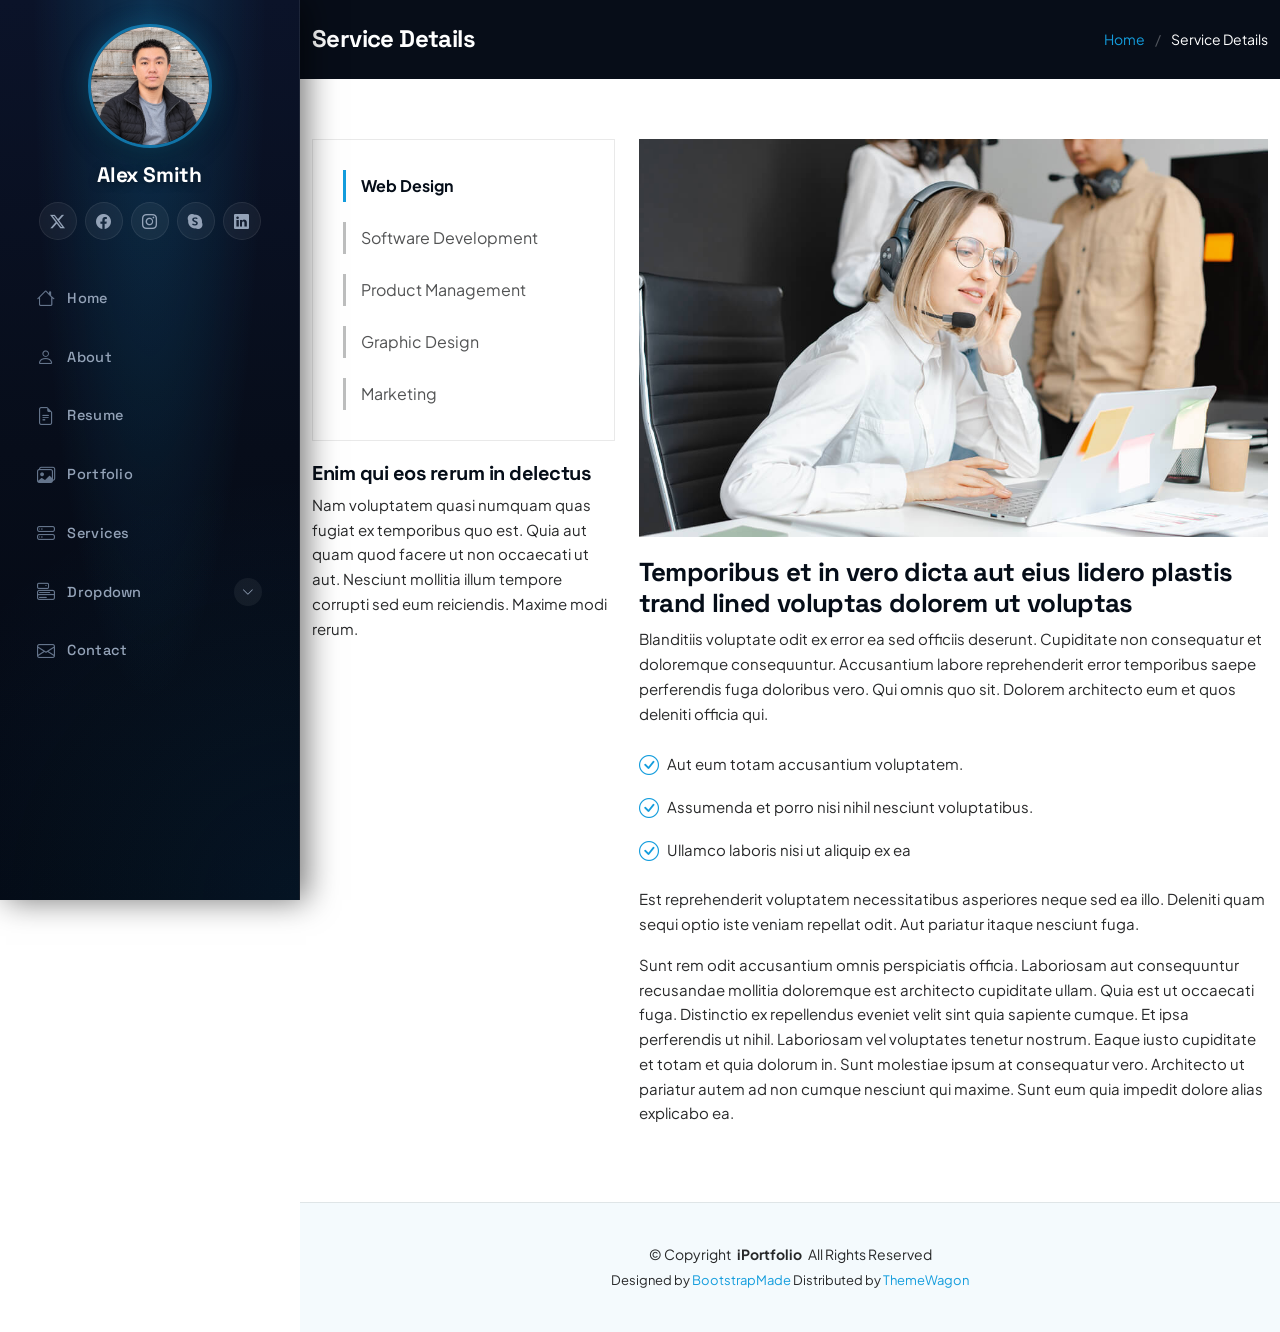
<file: service-details.html>
<!DOCTYPE html>
<html lang="en">

<head>
  <meta charset="utf-8">
  <meta content="width=device-width, initial-scale=1.0" name="viewport">
  <title>Service Details - iPortfolio Bootstrap Template</title>
  <meta content="" name="description">
  <meta content="" name="keywords">

  <!-- Favicons -->
  <link href="assets/img/favicon.png" rel="icon">
  <link href="assets/img/apple-touch-icon.png" rel="apple-touch-icon">

  <!-- Fonts -->
  <link href="https://fonts.googleapis.com" rel="preconnect">
  <link href="https://fonts.gstatic.com" rel="preconnect" crossorigin>
  <link
    href="https://fonts.googleapis.com/css2?family=JetBrains+Mono:wght@400;500;600;700&family=Plus+Jakarta+Sans:ital,wght@0,300;0,400;0,500;0,600;0,700;0,800;1,400;1,600&family=Space+Grotesk:wght@400;500;600;700&family=Syne:wght@500;600;700;800&family=Urbanist:wght@400;500;600;700;800&display=swap"
    rel="stylesheet">

  <!-- Vendor CSS Files -->
  <link href="assets/vendor/bootstrap/css/bootstrap.min.css" rel="stylesheet">
  <link href="assets/vendor/bootstrap-icons/bootstrap-icons.css" rel="stylesheet">
  <link href="assets/vendor/aos/aos.css" rel="stylesheet">
  <link href="assets/vendor/glightbox/css/glightbox.min.css" rel="stylesheet">
  <link href="assets/vendor/swiper/swiper-bundle.min.css" rel="stylesheet">

  <!-- Main CSS File -->
  <link href="assets/css/main.css" rel="stylesheet">

  <!-- =======================================================
  * Template Name: iPortfolio
  * Template URL: https://bootstrapmade.com/iportfolio-bootstrap-portfolio-websites-template/
  * Updated: Jun 29 2024 with Bootstrap v5.3.3
  * Author: BootstrapMade.com
  * License: https://bootstrapmade.com/license/
  ======================================================== -->
</head>

<body class="service-details-page">

  <header id="header" class="header dark-background d-flex flex-column">
    <i class="header-toggle d-xl-none bi bi-list"></i>

    <div class="profile-img">
      <img src="assets/img/my-profile-img.png" alt="" class="img-fluid rounded-circle">
    </div>

    <a href="index.html" class="logo d-flex align-items-center justify-content-center">
      <!-- Uncomment the line below if you also wish to use an image logo -->
      <!-- <img src="assets/img/logo.png" alt=""> -->
      <h1 class="sitename">Alex Smith</h1>
    </a>

    <div class="social-links text-center">
      <a href="#" class="twitter"><i class="bi bi-twitter-x"></i></a>
      <a href="#" class="facebook"><i class="bi bi-facebook"></i></a>
      <a href="#" class="instagram"><i class="bi bi-instagram"></i></a>
      <a href="#" class="google-plus"><i class="bi bi-skype"></i></a>
      <a href="#" class="linkedin"><i class="bi bi-linkedin"></i></a>
    </div>

    <nav id="navmenu" class="navmenu">
      <ul>
        <li><a href="#hero"><i class="bi bi-house navicon"></i>Home</a></li>
        <li><a href="#about"><i class="bi bi-person navicon"></i> About</a></li>
        <li><a href="#resume"><i class="bi bi-file-earmark-text navicon"></i> Resume</a></li>
        <li><a href="#portfolio"><i class="bi bi-images navicon"></i> Portfolio</a></li>
        <li><a href="#services"><i class="bi bi-hdd-stack navicon"></i> Services</a></li>
        <li class="dropdown"><a href="#"><i class="bi bi-menu-button navicon"></i> <span>Dropdown</span> <i class="bi bi-chevron-down toggle-dropdown"></i></a>
          <ul>
            <li><a href="#">Dropdown 1</a></li>
            <li class="dropdown"><a href="#"><span>Deep Dropdown</span> <i class="bi bi-chevron-down toggle-dropdown"></i></a>
              <ul>
                <li><a href="#">Deep Dropdown 1</a></li>
                <li><a href="#">Deep Dropdown 2</a></li>
                <li><a href="#">Deep Dropdown 3</a></li>
                <li><a href="#">Deep Dropdown 4</a></li>
                <li><a href="#">Deep Dropdown 5</a></li>
              </ul>
            </li>
            <li><a href="#">Dropdown 2</a></li>
            <li><a href="#">Dropdown 3</a></li>
            <li><a href="#">Dropdown 4</a></li>
          </ul>
        </li>
        <li><a href="#contact"><i class="bi bi-envelope navicon"></i> Contact</a></li>
      </ul>
    </nav>

  </header>

  <main class="main">

    <!-- Page Title -->
    <div class="page-title dark-background">
      <div class="container d-lg-flex justify-content-between align-items-center">
        <h1 class="mb-2 mb-lg-0">Service Details</h1>
        <nav class="breadcrumbs">
          <ol>
            <li><a href="index.html">Home</a></li>
            <li class="current">Service Details</li>
          </ol>
        </nav>
      </div>
    </div><!-- End Page Title -->

    <!-- Service Details Section -->
    <section id="service-details" class="service-details section">

      <div class="container">

        <div class="row gy-4">

          <div class="col-lg-4" data-aos="fade-up" data-aos-delay="100">
            <div class="services-list">
              <a href="#" class="active">Web Design</a>
              <a href="#">Software Development</a>
              <a href="#">Product Management</a>
              <a href="#">Graphic Design</a>
              <a href="#">Marketing</a>
            </div>

            <h4>Enim qui eos rerum in delectus</h4>
            <p>Nam voluptatem quasi numquam quas fugiat ex temporibus quo est. Quia aut quam quod facere ut non occaecati ut aut. Nesciunt mollitia illum tempore corrupti sed eum reiciendis. Maxime modi rerum.</p>
          </div>

          <div class="col-lg-8" data-aos="fade-up" data-aos-delay="200">
            <img src="assets/img/services.jpg" alt="" class="img-fluid services-img">
            <h3>Temporibus et in vero dicta aut eius lidero plastis trand lined voluptas dolorem ut voluptas</h3>
            <p>
              Blanditiis voluptate odit ex error ea sed officiis deserunt. Cupiditate non consequatur et doloremque consequuntur. Accusantium labore reprehenderit error temporibus saepe perferendis fuga doloribus vero. Qui omnis quo sit. Dolorem architecto eum et quos deleniti officia qui.
            </p>
            <ul>
              <li><i class="bi bi-check-circle"></i> <span>Aut eum totam accusantium voluptatem.</span></li>
              <li><i class="bi bi-check-circle"></i> <span>Assumenda et porro nisi nihil nesciunt voluptatibus.</span></li>
              <li><i class="bi bi-check-circle"></i> <span>Ullamco laboris nisi ut aliquip ex ea</span></li>
            </ul>
            <p>
              Est reprehenderit voluptatem necessitatibus asperiores neque sed ea illo. Deleniti quam sequi optio iste veniam repellat odit. Aut pariatur itaque nesciunt fuga.
            </p>
            <p>
              Sunt rem odit accusantium omnis perspiciatis officia. Laboriosam aut consequuntur recusandae mollitia doloremque est architecto cupiditate ullam. Quia est ut occaecati fuga. Distinctio ex repellendus eveniet velit sint quia sapiente cumque. Et ipsa perferendis ut nihil. Laboriosam vel voluptates tenetur nostrum. Eaque iusto cupiditate et totam et quia dolorum in. Sunt molestiae ipsum at consequatur vero. Architecto ut pariatur autem ad non cumque nesciunt qui maxime. Sunt eum quia impedit dolore alias explicabo ea.
            </p>
          </div>

        </div>

      </div>

    </section><!-- /Service Details Section -->

  </main>

  <footer id="footer" class="footer position-relative light-background">

    <div class="container">
      <div class="copyright text-center ">
        <p>© <span>Copyright</span> <strong class="px-1 sitename">iPortfolio</strong> <span>All Rights Reserved</span></p>
      </div>
      <div class="credits">
        <!-- All the links in the footer should remain intact. -->
        <!-- You can delete the links only if you've purchased the pro version. -->
        <!-- Licensing information: https://bootstrapmade.com/license/ -->
        <!-- Purchase the pro version with working PHP/AJAX contact form: [buy-url] -->
        Designed by <a href="https://bootstrapmade.com/">BootstrapMade</a> Distributed by <a href="https://themewagon.com">ThemeWagon</a>
      </div>
    </div>

  </footer>

  <!-- Scroll Top -->
  <a href="#" id="scroll-top" class="scroll-top d-flex align-items-center justify-content-center"><i class="bi bi-arrow-up-short"></i></a>

  <!-- Preloader -->
  <div id="preloader"></div>

  <!-- Vendor JS Files -->
  <script src="assets/vendor/bootstrap/js/bootstrap.bundle.min.js"></script>
  <script src="assets/vendor/php-email-form/validate.js"></script>
  <script src="assets/vendor/aos/aos.js"></script>
  <script src="assets/vendor/typed.js/typed.umd.js"></script>
  <script src="assets/vendor/purecounter/purecounter_vanilla.js"></script>
  <script src="assets/vendor/waypoints/noframework.waypoints.js"></script>
  <script src="assets/vendor/glightbox/js/glightbox.min.js"></script>
  <script src="assets/vendor/imagesloaded/imagesloaded.pkgd.min.js"></script>
  <script src="assets/vendor/isotope-layout/isotope.pkgd.min.js"></script>
  <script src="assets/vendor/swiper/swiper-bundle.min.js"></script>

  <!-- Main JS File -->
  <script src="assets/js/main.js"></script>

</body>

</html>
</file>
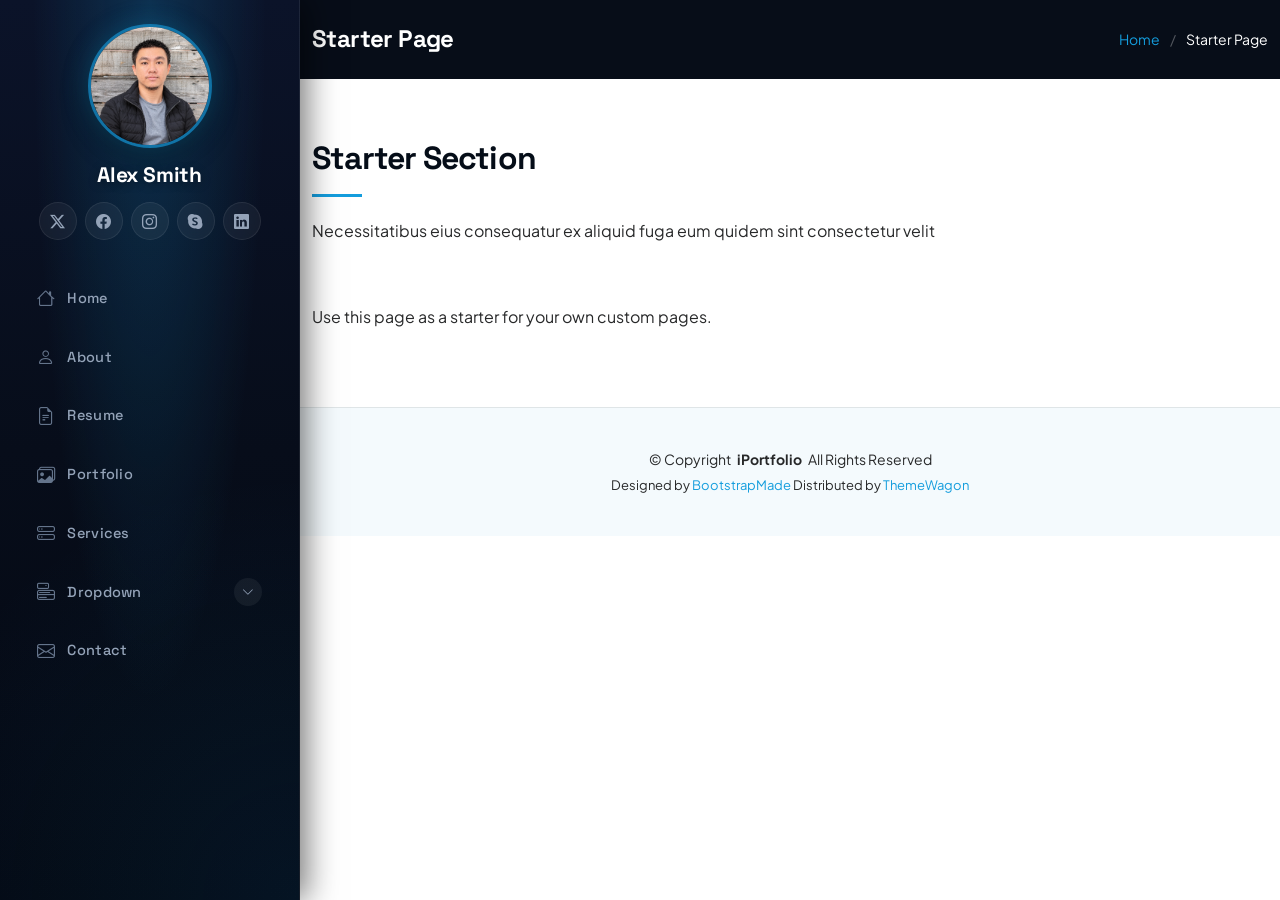
<file: starter-page.html>
<!DOCTYPE html>
<html lang="en">

<head>
  <meta charset="utf-8">
  <meta content="width=device-width, initial-scale=1.0" name="viewport">
  <title>Starter Page - iPortfolio Bootstrap Template</title>
  <meta content="" name="description">
  <meta content="" name="keywords">

  <!-- Favicons -->
  <link href="assets/img/favicon.png" rel="icon">
  <link href="assets/img/apple-touch-icon.png" rel="apple-touch-icon">

  <!-- Fonts -->
  <link href="https://fonts.googleapis.com" rel="preconnect">
  <link href="https://fonts.gstatic.com" rel="preconnect" crossorigin>
  <link
    href="https://fonts.googleapis.com/css2?family=JetBrains+Mono:wght@400;500;600;700&family=Plus+Jakarta+Sans:ital,wght@0,300;0,400;0,500;0,600;0,700;0,800;1,400;1,600&family=Space+Grotesk:wght@400;500;600;700&family=Syne:wght@500;600;700;800&family=Urbanist:wght@400;500;600;700;800&display=swap"
    rel="stylesheet">

  <!-- Vendor CSS Files -->
  <link href="assets/vendor/bootstrap/css/bootstrap.min.css" rel="stylesheet">
  <link href="assets/vendor/bootstrap-icons/bootstrap-icons.css" rel="stylesheet">
  <link href="assets/vendor/aos/aos.css" rel="stylesheet">
  <link href="assets/vendor/glightbox/css/glightbox.min.css" rel="stylesheet">
  <link href="assets/vendor/swiper/swiper-bundle.min.css" rel="stylesheet">

  <!-- Main CSS File -->
  <link href="assets/css/main.css" rel="stylesheet">

  <!-- =======================================================
  * Template Name: iPortfolio
  * Template URL: https://bootstrapmade.com/iportfolio-bootstrap-portfolio-websites-template/
  * Updated: Jun 29 2024 with Bootstrap v5.3.3
  * Author: BootstrapMade.com
  * License: https://bootstrapmade.com/license/
  ======================================================== -->
</head>

<body class="starter-page-page">

  <header id="header" class="header dark-background d-flex flex-column">
    <i class="header-toggle d-xl-none bi bi-list"></i>

    <div class="profile-img">
      <img src="assets/img/my-profile-img.png" alt="" class="img-fluid rounded-circle">
    </div>

    <a href="index.html" class="logo d-flex align-items-center justify-content-center">
      <!-- Uncomment the line below if you also wish to use an image logo -->
      <!-- <img src="assets/img/logo.png" alt=""> -->
      <h1 class="sitename">Alex Smith</h1>
    </a>

    <div class="social-links text-center">
      <a href="#" class="twitter"><i class="bi bi-twitter-x"></i></a>
      <a href="#" class="facebook"><i class="bi bi-facebook"></i></a>
      <a href="#" class="instagram"><i class="bi bi-instagram"></i></a>
      <a href="#" class="google-plus"><i class="bi bi-skype"></i></a>
      <a href="#" class="linkedin"><i class="bi bi-linkedin"></i></a>
    </div>

    <nav id="navmenu" class="navmenu">
      <ul>
        <li><a href="#hero"><i class="bi bi-house navicon"></i>Home</a></li>
        <li><a href="#about"><i class="bi bi-person navicon"></i> About</a></li>
        <li><a href="#resume"><i class="bi bi-file-earmark-text navicon"></i> Resume</a></li>
        <li><a href="#portfolio"><i class="bi bi-images navicon"></i> Portfolio</a></li>
        <li><a href="#services"><i class="bi bi-hdd-stack navicon"></i> Services</a></li>
        <li class="dropdown"><a href="#"><i class="bi bi-menu-button navicon"></i> <span>Dropdown</span> <i class="bi bi-chevron-down toggle-dropdown"></i></a>
          <ul>
            <li><a href="#">Dropdown 1</a></li>
            <li class="dropdown"><a href="#"><span>Deep Dropdown</span> <i class="bi bi-chevron-down toggle-dropdown"></i></a>
              <ul>
                <li><a href="#">Deep Dropdown 1</a></li>
                <li><a href="#">Deep Dropdown 2</a></li>
                <li><a href="#">Deep Dropdown 3</a></li>
                <li><a href="#">Deep Dropdown 4</a></li>
                <li><a href="#">Deep Dropdown 5</a></li>
              </ul>
            </li>
            <li><a href="#">Dropdown 2</a></li>
            <li><a href="#">Dropdown 3</a></li>
            <li><a href="#">Dropdown 4</a></li>
          </ul>
        </li>
        <li><a href="#contact"><i class="bi bi-envelope navicon"></i> Contact</a></li>
      </ul>
    </nav>

  </header>

  <main class="main">

    <!-- Page Title -->
    <div class="page-title dark-background">
      <div class="container d-lg-flex justify-content-between align-items-center">
        <h1 class="mb-2 mb-lg-0">Starter Page</h1>
        <nav class="breadcrumbs">
          <ol>
            <li><a href="index.html">Home</a></li>
            <li class="current">Starter Page</li>
          </ol>
        </nav>
      </div>
    </div><!-- End Page Title -->

    <!-- Starter Section Section -->
    <section id="starter-section" class="starter-section section">

      <!-- Section Title -->
      <div class="container section-title" data-aos="fade-up">
        <h2>Starter Section</h2>
        <p>Necessitatibus eius consequatur ex aliquid fuga eum quidem sint consectetur velit</p>
      </div><!-- End Section Title -->

      <div class="container" data-aos="fade-up">
        <p>Use this page as a starter for your own custom pages.</p>
      </div>

    </section><!-- /Starter Section Section -->

  </main>

  <footer id="footer" class="footer position-relative light-background">

    <div class="container">
      <div class="copyright text-center ">
        <p>© <span>Copyright</span> <strong class="px-1 sitename">iPortfolio</strong> <span>All Rights Reserved</span></p>
      </div>
      <div class="credits">
        <!-- All the links in the footer should remain intact. -->
        <!-- You can delete the links only if you've purchased the pro version. -->
        <!-- Licensing information: https://bootstrapmade.com/license/ -->
        <!-- Purchase the pro version with working PHP/AJAX contact form: [buy-url] -->
        Designed by <a href="https://bootstrapmade.com/">BootstrapMade</a> Distributed by <a href="https://themewagon.com">ThemeWagon</a>
      </div>
    </div>

  </footer>

  <!-- Scroll Top -->
  <a href="#" id="scroll-top" class="scroll-top d-flex align-items-center justify-content-center"><i class="bi bi-arrow-up-short"></i></a>

  <!-- Preloader -->
  <div id="preloader"></div>

  <!-- Vendor JS Files -->
  <script src="assets/vendor/bootstrap/js/bootstrap.bundle.min.js"></script>
  <script src="assets/vendor/php-email-form/validate.js"></script>
  <script src="assets/vendor/aos/aos.js"></script>
  <script src="assets/vendor/typed.js/typed.umd.js"></script>
  <script src="assets/vendor/purecounter/purecounter_vanilla.js"></script>
  <script src="assets/vendor/waypoints/noframework.waypoints.js"></script>
  <script src="assets/vendor/glightbox/js/glightbox.min.js"></script>
  <script src="assets/vendor/imagesloaded/imagesloaded.pkgd.min.js"></script>
  <script src="assets/vendor/isotope-layout/isotope.pkgd.min.js"></script>
  <script src="assets/vendor/swiper/swiper-bundle.min.js"></script>

  <!-- Main JS File -->
  <script src="assets/js/main.js"></script>

</body>

</html>
</file>
<file: assets/css/main.css>
/**
* Template Name: iPortfolio
* Template URL: https://bootstrapmade.com/iportfolio-bootstrap-portfolio-websites-template/
* Updated: Jun 29 2024 with Bootstrap v5.3.3
* Author: BootstrapMade.com
* License: https://bootstrapmade.com/license/
*/

/*--------------------------------------------------------------
# Font & Color Variables
# Help: https://bootstrapmade.com/color-system/
--------------------------------------------------------------*/
/* Fonts */
:root {
  --default-font: "Plus Jakarta Sans", system-ui, -apple-system, "Segoe UI", Roboto, "Helvetica Neue", Arial, sans-serif;
  --heading-font: "Space Grotesk", system-ui, -apple-system, "Segoe UI", sans-serif;
  --nav-font: "Space Grotesk", system-ui, -apple-system, sans-serif;
  --code-font: "JetBrains Mono", monospace;
}

/* Global Colors - The following color variables are used throughout the website. Updating them here will change the color scheme of the entire website */
:root { 
  --background-color: #ffffff; /* Background color for the entire website, including individual sections */
  --default-color: #272829; /* Default color used for the majority of the text content across the entire website */
  --heading-color: #050d18; /* Color for headings, subheadings and title throughout the website */
  --accent-color: #149ddd; /* Accent color that represents your brand on the website. It's used for buttons, links, and other elements that need to stand out */
  --surface-color: #ffffff; /* The surface color is used as a background of boxed elements within sections, such as cards, icon boxes, or other elements that require a visual separation from the global background. */
  --contrast-color: #ffffff; /* Contrast color for text, ensuring readability against backgrounds of accent, heading, or default colors. */
}

/* Nav Menu Colors - The following color variables are used specifically for the navigation menu. They are separate from the global colors to allow for more customization options */
:root {
  --nav-color: #94a3b8;  /* The default color of the main navmenu links */
  --nav-hover-color: #ffffff; /* Applied to main navmenu links when they are hovered over or active */
  --nav-mobile-background-color: #0b1329; /* Used as the background color for mobile navigation menu */
  --nav-dropdown-background-color: #080e1e; /* Used as the background color for dropdown items that appear when hovering over primary navigation items */
  --nav-dropdown-color: #94a3b8; /* Used for navigation links of the dropdown items in the navigation menu. */
  --nav-dropdown-hover-color: #ffffff; /* Similar to --nav-hover-color, this color is applied to dropdown navigation links when they are hovered over. */
}

/* Color Presets - These classes override global colors when applied to any section or element, providing reuse of the sam color scheme. */

.light-background {
  --background-color: #f4fafd;
  --surface-color: #ffffff;
}

.dark-background {
  --background-color: #070d18;
  --default-color: #ffffff;
  --heading-color: #ffffff;
  --surface-color: #111a2e;
  --contrast-color: #ffffff;
}

/* Smooth scroll */
:root {
  scroll-behavior: smooth;
}

/*--------------------------------------------------------------
# General Styling & Shared Classes
--------------------------------------------------------------*/
body {
  color: var(--default-color);
  background-color: var(--background-color);
  font-family: var(--default-font);
  -webkit-font-smoothing: antialiased;
  -moz-osx-font-smoothing: grayscale;
  text-rendering: optimizeLegibility;
  line-height: 1.65;
}

a {
  color: var(--accent-color);
  text-decoration: none;
  transition: 0.3s;
}

a:hover {
  color: color-mix(in srgb, var(--accent-color), transparent 25%);
  text-decoration: none;
}

h1,
h2,
h3,
h4,
h5,
h6 {
  color: var(--heading-color);
  font-family: var(--heading-font);
  letter-spacing: -0.025em;
  font-weight: 700;
}

/* PHP Email Form Messages
------------------------------*/
.php-email-form .error-message {
  display: none;
  background: #df1529;
  color: #ffffff;
  text-align: left;
  padding: 15px;
  margin-bottom: 24px;
  font-weight: 600;
}

.php-email-form .sent-message {
  display: none;
  color: #ffffff;
  background: #059652;
  text-align: center;
  padding: 15px;
  margin-bottom: 24px;
  font-weight: 600;
}

.php-email-form .loading {
  display: none;
  background: var(--surface-color);
  text-align: center;
  padding: 15px;
  margin-bottom: 24px;
}

.php-email-form .loading:before {
  content: "";
  display: inline-block;
  border-radius: 50%;
  width: 24px;
  height: 24px;
  margin: 0 10px -6px 0;
  border: 3px solid var(--accent-color);
  border-top-color: var(--surface-color);
  animation: php-email-form-loading 1s linear infinite;
}

@keyframes php-email-form-loading {
  0% {
    transform: rotate(0deg);
  }

  100% {
    transform: rotate(360deg);
  }
}

/*--------------------------------------------------------------
# Global Header
--------------------------------------------------------------*/
.header {
  color: var(--default-color);
  background: 
    radial-gradient(ellipse at 50% 0%, rgba(20, 157, 221, 0.22) 0%, transparent 55%),
    radial-gradient(circle at 100% 100%, rgba(14, 165, 233, 0.08) 0%, transparent 45%),
    linear-gradient(180deg, #0b1329 0%, #070d1a 50%, #040812 100%);
  position: fixed;
  top: 0;
  left: 0;
  bottom: 0;
  padding: 0 16px;
  width: 300px;
  transition: all ease-in-out 0.3s;
  overflow-y: auto;
  z-index: 997;
  border-right: 1px solid rgba(255, 255, 255, 0.08);
  box-shadow: 6px 0 30px rgba(0, 0, 0, 0.55);
}

.header .profile-img img {
  margin: 24px auto 14px auto;
  display: block;
  width: 124px;
  height: 124px;
  object-fit: cover;
  border: 3px solid rgba(20, 157, 221, 0.65);
  box-shadow: 0 0 25px rgba(20, 157, 221, 0.35), 0 8px 24px rgba(0, 0, 0, 0.6);
  transition: transform 0.35s ease, box-shadow 0.35s ease, border-color 0.35s ease;
}

.header .profile-img img:hover {
  transform: scale(1.05);
  border-color: #38bdf8;
  box-shadow: 0 0 35px rgba(56, 189, 248, 0.65), 0 12px 28px rgba(0, 0, 0, 0.7);
}

.header .logo {
  line-height: 1;
  margin-bottom: 15px;
}

.header .logo img {
  max-height: 32px;
  margin-right: 8px;
}

.header .logo h1 {
  font-size: 21px;
  margin: 0;
  font-weight: 700;
  letter-spacing: -0.01em;
  color: #ffffff;
  font-family: var(--heading-font);
  text-shadow: 0 2px 10px rgba(0, 0, 0, 0.4);
}

.header .social-links {
  margin: 0 0 24px 0;
  display: flex;
  justify-content: center;
  gap: 8px;
}

.header .social-links a {
  font-size: 15px;
  display: inline-flex;
  align-items: center;
  justify-content: center;
  background: rgba(255, 255, 255, 0.05);
  color: #94a3b8;
  border: 1px solid rgba(255, 255, 255, 0.08);
  margin: 0;
  border-radius: 50%;
  text-align: center;
  width: 38px;
  height: 38px;
  transition: all 0.3s cubic-bezier(0.4, 0, 0.2, 1);
  backdrop-filter: blur(8px);
}

.header .social-links a:hover {
  color: #ffffff;
  background: var(--accent-color);
  border-color: var(--accent-color);
  box-shadow: 0 0 16px rgba(20, 157, 221, 0.6);
  transform: translateY(-3px);
}

@media (min-width: 1200px) {

  .header~main,
  .header~#footer {
    margin-left: 300px;
  }
}

@media (max-width: 1199px) {
  .header {
    left: -100%;
  }
}

.header.header-show {
  left: 0;
}

.header .header-toggle {
  color: var(--contrast-color);
  background: linear-gradient(135deg, #149ddd 0%, #0c7db5 100%);
  font-size: 22px;
  display: flex;
  align-items: center;
  justify-content: center;
  width: 42px;
  height: 42px;
  border-radius: 50%;
  cursor: pointer;
  position: fixed;
  top: 15px;
  right: 15px;
  z-index: 9999;
  box-shadow: 0 4px 16px rgba(20, 157, 221, 0.4);
  transition: all 0.3s ease;
}

.header .header-toggle:hover {
  transform: scale(1.08);
  box-shadow: 0 6px 22px rgba(20, 157, 221, 0.6);
}

/*--------------------------------------------------------------
# Navigation Menu
--------------------------------------------------------------*/
.mobile-nav-toggle {
  display: none;
}

.navmenu {
  padding: 8px 4px;
  z-index: 9997;
}

.navmenu ul {
  list-style: none;
  padding: 0 0 20px 0;
  margin: 0;
  display: flex;
  flex-direction: column;
  gap: 5px;
}

.navmenu a,
.navmenu a:focus {
  color: #94a3b8;
  padding: 11px 16px;
  font-family: var(--nav-font);
  font-size: 14.5px;
  font-weight: 500;
  letter-spacing: 0.3px;
  display: flex;
  align-items: center;
  white-space: nowrap;
  transition: all 0.25s cubic-bezier(0.4, 0, 0.2, 1);
  width: 100%;
  border-radius: 10px;
  border: 1px solid transparent;
  position: relative;
  background: transparent;
}

.navmenu a .navicon,
.navmenu a:focus .navicon {
  font-size: 18px;
  margin-right: 12px;
  color: #64748b;
  transition: all 0.25s ease;
}

.navmenu a .toggle-dropdown,
.navmenu a:focus .toggle-dropdown {
  font-size: 12px;
  line-height: 0;
  margin-left: auto;
  width: 28px;
  height: 28px;
  display: flex;
  align-items: center;
  justify-content: center;
  border-radius: 50%;
  transition: 0.3s;
  flex-shrink: 0;
  background-color: rgba(255, 255, 255, 0.06);
}

.navmenu a .toggle-dropdown:hover,
.navmenu a:focus .toggle-dropdown:hover {
  background-color: var(--accent-color);
  color: var(--contrast-color);
}

.navmenu a:hover {
  color: #ffffff;
  background: rgba(255, 255, 255, 0.06);
  border-color: rgba(255, 255, 255, 0.09);
  transform: translateX(4px);
}

.navmenu a:hover .navicon {
  color: #38bdf8;
  transform: scale(1.15);
}

.navmenu .active,
.navmenu .active:focus {
  color: #ffffff !important;
  background: linear-gradient(135deg, rgba(20, 157, 221, 0.25) 0%, rgba(20, 157, 221, 0.08) 100%) !important;
  border: 1px solid rgba(20, 157, 221, 0.4) !important;
  box-shadow: 0 4px 18px rgba(20, 157, 221, 0.18), inset 0 0 10px rgba(20, 157, 221, 0.1);
}

.navmenu .active .navicon,
.navmenu .active:focus .navicon {
  color: #38bdf8 !important;
  filter: drop-shadow(0 0 8px rgba(56, 189, 248, 0.7));
}

.navmenu .active .toggle-dropdown,
.navmenu .active:focus .toggle-dropdown {
  background-color: var(--accent-color);
  color: var(--contrast-color);
  transform: rotate(180deg);
}

.navmenu .dropdown {
  display: block;
}

.navmenu .dropdown a,
.navmenu .dropdown a:focus {
  color: var(--nav-dropdown-color);
}

.navmenu .dropdown a:hover,
.navmenu .dropdown .active,
.navmenu .dropdown .active:focus {
  color: var(--nav-dropdown-hover-color);
}

.navmenu .dropdown ul {
  position: static;
  display: none;
  z-index: 99;
  padding: 6px 8px;
  margin: 4px 6px;
  background: rgba(0, 0, 0, 0.35);
  border-radius: 8px;
  border: 1px solid rgba(255, 255, 255, 0.06);
  box-shadow: none;
  transition: all 0.5s ease-in-out;
}

.navmenu .dropdown ul ul {
  background-color: rgba(33, 37, 41, 0.1);
}

.navmenu .dropdown>.dropdown-active {
  display: block;
  background-color: rgba(33, 37, 41, 0.03);
}

/*--------------------------------------------------------------
# Global Footer
--------------------------------------------------------------*/
.footer {
  color: var(--default-color);
  background-color: var(--background-color);
  font-size: 14px;
  padding: 40px 0;
  position: relative;
  border-top: 1px solid color-mix(in srgb, var(--default-color), transparent 90%);
}

.footer .copyright p {
  margin-bottom: 0;
}

.footer .credits {
  margin-top: 4px;
  font-size: 13px;
  text-align: center;
}

/*--------------------------------------------------------------
# Preloader
--------------------------------------------------------------*/
#preloader {
  position: fixed;
  inset: 0;
  z-index: 999999;
  overflow: hidden;
  background: var(--background-color);
  transition: all 0.6s ease-out;
}

#preloader:before {
  content: "";
  position: fixed;
  top: calc(50% - 30px);
  left: calc(50% - 30px);
  border: 6px solid #ffffff;
  border-color: var(--accent-color) transparent var(--accent-color) transparent;
  border-radius: 50%;
  width: 60px;
  height: 60px;
  animation: animate-preloader 1.5s linear infinite;
}

@keyframes animate-preloader {
  0% {
    transform: rotate(0deg);
  }

  100% {
    transform: rotate(360deg);
  }
}

/*--------------------------------------------------------------
# Scroll Top Button
--------------------------------------------------------------*/
.scroll-top {
  position: fixed;
  visibility: hidden;
  opacity: 0;
  right: 15px;
  bottom: -15px;
  z-index: 99999;
  background-color: var(--accent-color);
  width: 44px;
  height: 44px;
  border-radius: 50px;
  transition: all 0.4s;
}

.scroll-top i {
  font-size: 24px;
  color: var(--contrast-color);
  line-height: 0;
}

.scroll-top:hover {
  background-color: color-mix(in srgb, var(--accent-color), transparent 20%);
  color: var(--contrast-color);
}

.scroll-top.active {
  visibility: visible;
  opacity: 1;
  bottom: 15px;
}

/*--------------------------------------------------------------
# Disable aos animation delay on mobile devices
--------------------------------------------------------------*/
@media screen and (max-width: 768px) {
  [data-aos-delay] {
    transition-delay: 0 !important;
  }
}

/*--------------------------------------------------------------
# Global Page Titles & Breadcrumbs
--------------------------------------------------------------*/
.page-title {
  color: var(--default-color);
  background-color: var(--background-color);
  padding: 25px 0;
  position: relative;
}

.page-title h1 {
  font-size: 24px;
  font-weight: 700;
}

.page-title .breadcrumbs ol {
  display: flex;
  flex-wrap: wrap;
  list-style: none;
  padding: 0;
  margin: 0;
  font-size: 14px;
  font-weight: 400;
}

.page-title .breadcrumbs ol li+li {
  padding-left: 10px;
}

.page-title .breadcrumbs ol li+li::before {
  content: "/";
  display: inline-block;
  padding-right: 10px;
  color: color-mix(in srgb, var(--default-color), transparent 70%);
}

/*--------------------------------------------------------------
# Global Sections
--------------------------------------------------------------*/
section,
.section {
  color: var(--default-color);
  background-color: var(--background-color);
  padding: 60px 0;
  overflow: clip;
}

/*--------------------------------------------------------------
# Global Section Titles
--------------------------------------------------------------*/
.section-title {
  padding-bottom: 60px;
  position: relative;
}

.section-title h2 {
  font-size: 32px;
  font-weight: 800;
  letter-spacing: -0.03em;
  margin-bottom: 20px;
  padding-bottom: 20px;
  position: relative;
}

.section-title h2:after {
  content: "";
  position: absolute;
  display: block;
  width: 50px;
  height: 3px;
  background: var(--accent-color);
  left: 0;
  bottom: 0;
}

.section-title p {
  margin-bottom: 0;
  line-height: 1.7;
}

/*--------------------------------------------------------------
# Hero Section
--------------------------------------------------------------*/
.hero {
  width: 100%;
  min-height: 100vh;
  position: relative;
  padding: 80px 0;
  display: flex;
  align-items: center;
  justify-content: center;
}

.hero img {
  position: absolute;
  inset: 0;
  display: block;
  width: 100%;
  height: 100%;
  object-fit: cover;
  z-index: 1;
}

.hero:before {
  content: "";
  background: color-mix(in srgb, var(--background-color), transparent 70%);
  position: absolute;
  inset: 0;
  z-index: 2;
}

.hero .container {
  position: relative;
  z-index: 3;
}

.hero h2 {
  margin: 0;
  font-size: 64px;
  font-weight: 800;
  letter-spacing: -0.035em;
  line-height: 1.15;
}

.hero p {
  margin: 10px 0 0 0;
  font-size: 26px;
  font-weight: 400;
  letter-spacing: -0.01em;
}

.hero p span {
  letter-spacing: 0.5px;
  font-weight: 600;
  border-bottom: 2px solid var(--accent-color);
  font-family: var(--code-font), var(--heading-font);
  color: #38bdf8;
}

.hero .social-links {
  margin-top: 25px;
}

.hero .social-links a {
  font-size: 24px;
  display: inline-block;
  color: color-mix(in srgb, var(--default-color), transparent 50%);
  line-height: 1;
  margin-right: 20px;
  transition: 0.3s;
}

.hero .social-links a:hover {
  color: var(--accent-color);
}

@media (max-width: 768px) {
  .hero h2 {
    font-size: 32px;
  }

  .hero p {
    font-size: 20px;
  }
}

/*--------------------------------------------------------------
# About Section
--------------------------------------------------------------*/
.about .content h2 {
  font-weight: 700;
  font-size: 24px;
}

.about .content ul {
  list-style: none;
  padding: 0;
}

.about .content ul li {
  margin-bottom: 20px;
  display: flex;
  align-items: center;
}

.about .content ul strong {
  margin-right: 10px;
}

.about .content ul i {
  font-size: 16px;
  margin-right: 5px;
  color: var(--accent-color);
  line-height: 0;
}

/*--------------------------------------------------------------
# Stats Section
--------------------------------------------------------------*/
.stats .stats-item {
  padding: 30px;
  width: 100%;
}

.stats .stats-item i {
  color: var(--accent-color);
  display: block;
  font-size: 44px;
  float: left;
  line-height: 0;
}

.stats .stats-item .purecounter {
  color: var(--heading-color);
  font-size: 46px;
  line-height: 40px;
  display: block;
  font-weight: 800;
  font-family: var(--heading-font);
  letter-spacing: -0.03em;
  margin-left: 60px;
}

.stats .stats-item p {
  color: color-mix(in srgb, var(--default-color), transparent 40%);
  padding: 15px 0 0 0;
  margin: 0 0 0 60px;
  font-family: var(--nav-font);
  font-size: 14px;
  letter-spacing: 0.2px;
}

/*--------------------------------------------------------------
# Skills Section
--------------------------------------------------------------*/
.skills .progress {
  height: 60px;
  display: block;
  background: none;
  border-radius: 0;
}

.skills .progress .skill {
  color: var(--heading-color);
  padding: 0;
  margin: 0 0 6px 0;
  text-transform: uppercase;
  display: block;
  font-weight: 600;
  font-family: var(--heading-font);
  letter-spacing: 0.5px;
  font-size: 13px;
}

.skills .progress .skill .val {
  float: right;
  font-style: normal;
  font-family: var(--code-font), var(--heading-font);
  font-weight: 600;
  font-size: 13px;
}

.skills .progress-bar-wrap {
  background: color-mix(in srgb, var(--default-color), transparent 90%);
  height: 10px;
}

.skills .progress-bar {
  width: 1px;
  height: 10px;
  transition: 0.9s;
  background-color: var(--accent-color);
}

/*--------------------------------------------------------------
# Resume Section
--------------------------------------------------------------*/
.resume .resume-title {
  color: var(--heading-color);
  font-size: 26px;
  font-weight: 700;
  letter-spacing: -0.025em;
  margin-top: 20px;
  margin-bottom: 20px;
}

.resume .resume-item {
  padding: 0 0 20px 20px;
  margin-top: -2px;
  border-left: 2px solid var(--accent-color);
  position: relative;
}

.resume .resume-item h4 {
  line-height: 20px;
  font-size: 17px;
  font-weight: 700;
  letter-spacing: -0.01em;
  text-transform: uppercase;
  color: color-mix(in srgb, var(--default-color), transparent 20%);
  margin-bottom: 10px;
}

.resume .resume-item h5 {
  font-size: 13px;
  padding: 5px 12px;
  display: inline-block;
  font-weight: 600;
  margin-bottom: 12px;
  border-radius: 6px;
  font-family: var(--code-font), var(--heading-font);
  letter-spacing: 0.5px;
  background: color-mix(in srgb, var(--accent-color), transparent 90%);
  color: var(--accent-color);
}

.resume .resume-item ul {
  padding-left: 20px;
}

.resume .resume-item ul li {
  padding-bottom: 10px;
}

.resume .resume-item:last-child {
  padding-bottom: 0;
}

.resume .resume-item::before {
  content: "";
  position: absolute;
  width: 16px;
  height: 16px;
  border-radius: 50px;
  left: -9px;
  top: 0;
  background: var(--background-color);
  border: 2px solid var(--accent-color);
}

/*--------------------------------------------------------------
# Portfolio Section
--------------------------------------------------------------*/
.portfolio .portfolio-filters {
  padding: 0;
  margin: 0 auto 20px auto;
  list-style: none;
  text-align: center;
}

.portfolio .portfolio-filters li {
  cursor: pointer;
  display: inline-block;
  padding: 0;
  font-size: 14px;
  font-weight: 500;
  letter-spacing: 0.5px;
  font-family: var(--nav-font);
  margin: 0 10px;
  line-height: 1;
  text-transform: uppercase;
  margin-bottom: 10px;
  transition: all 0.3s ease-in-out;
}

.portfolio .portfolio-filters li:hover,
.portfolio .portfolio-filters li.filter-active {
  color: var(--accent-color);
}

.portfolio .portfolio-filters li:first-child {
  margin-left: 0;
}

.portfolio .portfolio-filters li:last-child {
  margin-right: 0;
}

@media (max-width: 575px) {
  .portfolio .portfolio-filters li {
    font-size: 14px;
    margin: 0 5px;
  }
}

.portfolio .portfolio-content {
  position: relative;
  overflow: hidden;
}

.portfolio .portfolio-content img {
  transition: 0.3s;
}

.portfolio .portfolio-content .portfolio-info {
  opacity: 0;
  position: absolute;
  inset: 0;
  z-index: 3;
  transition: all ease-in-out 0.3s;
  background: rgba(0, 0, 0, 0.6);
  padding: 15px;
}

.portfolio .portfolio-content .portfolio-info h4 {
  font-size: 14px;
  padding: 5px 10px;
  font-weight: 400;
  color: #ffffff;
  display: inline-block;
  background-color: var(--accent-color);
}

.portfolio .portfolio-content .portfolio-info p {
  position: absolute;
  bottom: 10px;
  text-align: center;
  display: inline-block;
  left: 0;
  right: 0;
  font-size: 16px;
  font-weight: 600;
  color: rgba(255, 255, 255, 0.8);
}

.portfolio .portfolio-content .portfolio-info .preview-link,
.portfolio .portfolio-content .portfolio-info .details-link {
  position: absolute;
  left: calc(50% - 40px);
  font-size: 26px;
  top: calc(50% - 14px);
  color: #fff;
  transition: 0.3s;
  line-height: 1.2;
}

.portfolio .portfolio-content .portfolio-info .preview-link:hover,
.portfolio .portfolio-content .portfolio-info .details-link:hover {
  color: var(--accent-color);
}

.portfolio .portfolio-content .portfolio-info .details-link {
  left: 50%;
  font-size: 34px;
  line-height: 0;
}

.portfolio .portfolio-content:hover .portfolio-info {
  opacity: 1;
}

.portfolio .portfolio-content:hover img {
  transform: scale(1.1);
}

/*--------------------------------------------------------------
# Services Section
--------------------------------------------------------------*/
.services .service-item {
  position: relative;
}

.services .service-item .icon {
  background: var(--accent-color);
  display: flex;
  align-items: center;
  justify-content: center;
  width: 54px;
  height: 54px;
  border-radius: 50%;
  transition: 0.5s;
  border: 1px solid var(--accent-color);
  margin-right: 20px;
}

.services .service-item .icon i {
  color: var(--contrast-color);
  font-size: 24px;
  line-height: 0;
}

.services .service-item:hover .icon {
  background: var(--surface-color);
}

.services .service-item:hover .icon i {
  color: var(--accent-color);
}

.services .service-item .title {
  font-weight: 700;
  margin-bottom: 15px;
  font-size: 19px;
  letter-spacing: -0.02em;
}

.services .service-item .title a {
  color: var(--heading-color);
}

.services .service-item .title a:hover {
  color: var(--accent-color);
}

.services .service-item .description {
  line-height: 24px;
  font-size: 14px;
}

/*--------------------------------------------------------------
# Testimonials Section
--------------------------------------------------------------*/
.testimonials .testimonials-carousel,
.testimonials .testimonials-slider {
  overflow: hidden;
}

.testimonials .testimonial-item {
  box-sizing: content-box;
  text-align: center;
  min-height: 320px;
}

.testimonials .testimonial-item .testimonial-img {
  width: 90px;
  border-radius: 50%;
  margin: 0 auto;
}

.testimonials .testimonial-item h3 {
  font-size: 18px;
  font-weight: bold;
  margin: 10px 0 5px 0;
}

.testimonials .testimonial-item h4 {
  font-size: 14px;
  color: color-mix(in srgb, var(--default-color), transparent 20%);
  margin: 0;
}

.testimonials .testimonial-item .quote-icon-left,
.testimonials .testimonial-item .quote-icon-right {
  color: color-mix(in srgb, var(--accent-color), transparent 40%);
  font-size: 26px;
  line-height: 0;
}

.testimonials .testimonial-item .quote-icon-left {
  display: inline-block;
  left: -5px;
  position: relative;
}

.testimonials .testimonial-item .quote-icon-right {
  display: inline-block;
  right: -5px;
  position: relative;
  top: 10px;
  transform: scale(-1, -1);
}

.testimonials .testimonial-item p {
  font-style: italic;
  margin: 0 15px 15px 15px;
  padding: 20px;
  background-color: var(--surface-color);
  position: relative;
  margin-bottom: 35px;
  border-radius: 6px;
  box-shadow: 0px 2px 15px rgba(0, 0, 0, 0.1);
}

.testimonials .testimonial-item p::after {
  content: "";
  width: 0;
  height: 0;
  border-top: 20px solid var(--surface-color);
  border-right: 20px solid transparent;
  border-left: 20px solid transparent;
  position: absolute;
  bottom: -20px;
  left: calc(50% - 20px);
}

.testimonials .swiper-wrapper {
  height: auto;
}

.testimonials .swiper-pagination {
  margin-top: 40px;
  position: relative;
}

.testimonials .swiper-pagination .swiper-pagination-bullet {
  width: 12px;
  height: 12px;
  background-color: var(--background-color);
  opacity: 1;
  border: 1px solid var(--accent-color);
}

.testimonials .swiper-pagination .swiper-pagination-bullet-active {
  background-color: var(--accent-color);
}

/*--------------------------------------------------------------
# Contact Section
--------------------------------------------------------------*/
.contact .info-wrap {
  background-color: var(--surface-color);
  box-shadow: 0px 0px 20px rgba(0, 0, 0, 0.1);
  padding: 30px;
}

@media (max-width: 575px) {
  .contact .info-wrap {
    padding: 20px;
  }
}

.contact .info-item {
  margin-bottom: 40px;
}

.contact .info-item i {
  font-size: 20px;
  color: var(--accent-color);
  background: color-mix(in srgb, var(--accent-color), transparent 92%);
  width: 44px;
  height: 44px;
  display: flex;
  justify-content: center;
  align-items: center;
  border-radius: 50px;
  transition: all 0.3s ease-in-out;
  margin-right: 15px;
}

.contact .info-item h3 {
  padding: 0;
  font-size: 18px;
  font-weight: 700;
  margin-bottom: 5px;
}

.contact .info-item p {
  padding: 0;
  margin-bottom: 0;
  font-size: 14px;
}

.contact .info-item:hover i {
  background: var(--accent-color);
  color: var(--contrast-color);
}

.contact .php-email-form {
  background-color: var(--surface-color);
  height: 100%;
  padding: 30px;
  box-shadow: 0px 0px 20px rgba(0, 0, 0, 0.1);
}

@media (max-width: 575px) {
  .contact .php-email-form {
    padding: 20px;
  }
}

.contact .php-email-form input[type=text],
.contact .php-email-form input[type=email],
.contact .php-email-form textarea {
  font-size: 14px;
  padding: 10px 15px;
  box-shadow: none;
  border-radius: 0;
  color: var(--default-color);
  background-color: var(--surface-color);
  border-color: color-mix(in srgb, var(--default-color), transparent 80%);
}

.contact .php-email-form input[type=text]:focus,
.contact .php-email-form input[type=email]:focus,
.contact .php-email-form textarea:focus {
  border-color: var(--accent-color);
}

.contact .php-email-form input[type=text]::placeholder,
.contact .php-email-form input[type=email]::placeholder,
.contact .php-email-form textarea::placeholder {
  color: color-mix(in srgb, var(--default-color), transparent 70%);
}

.contact .php-email-form button[type=submit] {
  color: var(--contrast-color);
  background: var(--accent-color);
  border: 0;
  padding: 10px 30px;
  transition: 0.4s;
  border-radius: 50px;
}

.contact .php-email-form button[type=submit]:hover {
  background: color-mix(in srgb, var(--accent-color), transparent 25%);
}

/*--------------------------------------------------------------
# Portfolio Details Section
--------------------------------------------------------------*/
.portfolio-details .portfolio-details-slider img {
  width: 100%;
}

.portfolio-details .portfolio-details-slider .swiper-pagination {
  margin-top: 20px;
  position: relative;
}

.portfolio-details .portfolio-details-slider .swiper-pagination .swiper-pagination-bullet {
  width: 12px;
  height: 12px;
  background-color: color-mix(in srgb, var(--default-color), transparent 85%);
  opacity: 1;
}

.portfolio-details .portfolio-details-slider .swiper-pagination .swiper-pagination-bullet-active {
  background-color: var(--accent-color);
}

.portfolio-details .portfolio-info {
  padding: 30px;
  box-shadow: 0px 0 30px rgba(0, 0, 0, 0.1);
}

.portfolio-details .portfolio-info h3 {
  font-size: 22px;
  font-weight: 700;
  margin-bottom: 20px;
  padding-bottom: 20px;
  border-bottom: 1px solid color-mix(in srgb, var(--default-color), transparent 85%);
}

.portfolio-details .portfolio-info ul {
  list-style: none;
  padding: 0;
  font-size: 15px;
}

.portfolio-details .portfolio-info ul li+li {
  margin-top: 10px;
}

.portfolio-details .portfolio-description {
  padding-top: 30px;
}

.portfolio-details .portfolio-description h2 {
  font-size: 26px;
  font-weight: 700;
  margin-bottom: 20px;
}

.portfolio-details .portfolio-description p {
  padding: 0;
  color: color-mix(in srgb, var(--default-color), transparent 30%);
}

/*--------------------------------------------------------------
# Service Details Section
--------------------------------------------------------------*/
.service-details .services-list {
  padding: 10px 30px;
  border: 1px solid color-mix(in srgb, var(--default-color), transparent 90%);
  margin-bottom: 20px;
}

.service-details .services-list a {
  display: block;
  line-height: 1;
  padding: 8px 0 8px 15px;
  border-left: 3px solid color-mix(in srgb, var(--default-color), transparent 70%);
  margin: 20px 0;
  color: color-mix(in srgb, var(--default-color), transparent 20%);
  transition: 0.3s;
}

.service-details .services-list a.active {
  color: var(--heading-color);
  font-weight: 700;
  border-color: var(--accent-color);
}

.service-details .services-list a:hover {
  border-color: var(--accent-color);
}

.service-details .services-img {
  margin-bottom: 20px;
}

.service-details h3 {
  font-size: 26px;
  font-weight: 700;
}

.service-details h4 {
  font-size: 20px;
  font-weight: 700;
}

.service-details p {
  font-size: 15px;
}

.service-details ul {
  list-style: none;
  padding: 0;
  font-size: 15px;
}

.service-details ul li {
  padding: 5px 0;
  display: flex;
  align-items: center;
}

.service-details ul i {
  font-size: 20px;
  margin-right: 8px;
  color: var(--accent-color);
}

/*--------------------------------------------------------------
# Starter Section Section
--------------------------------------------------------------*/
.starter-section {
  /* Add your styles here */
}
</file>
